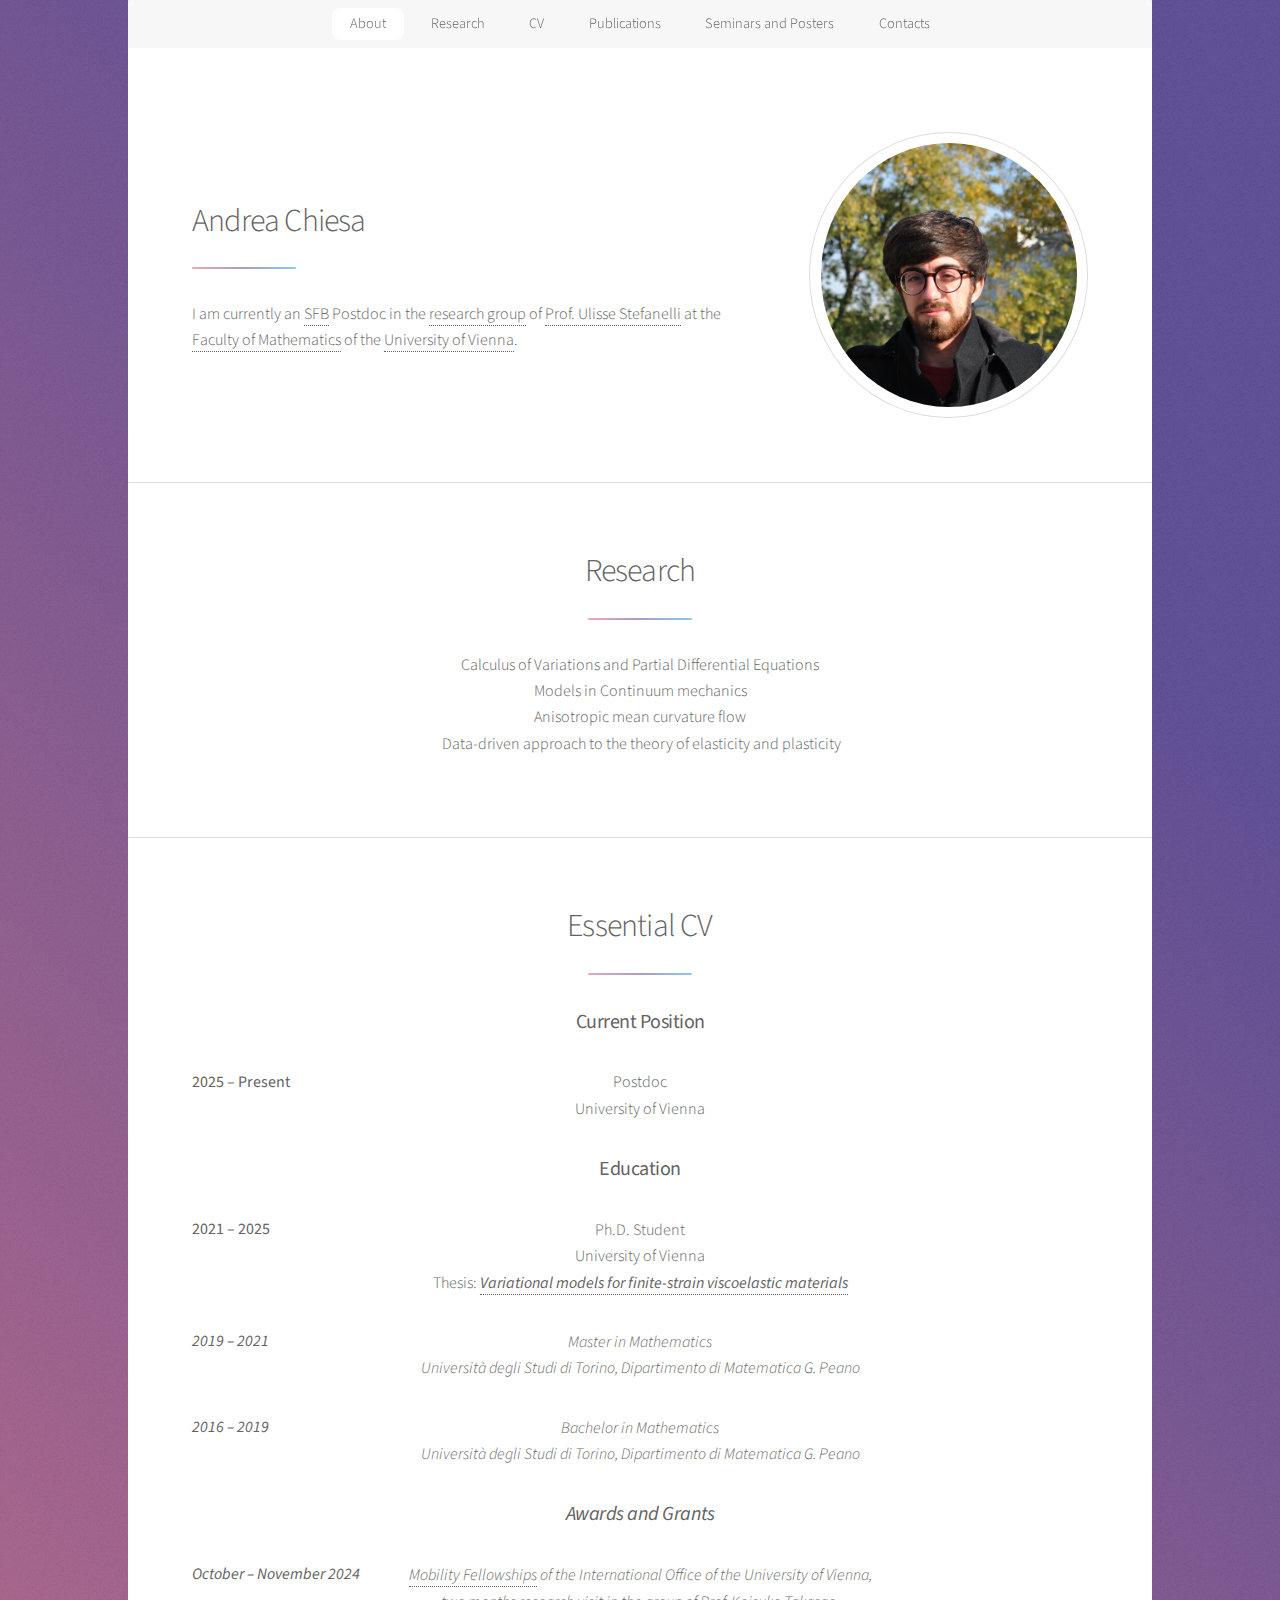
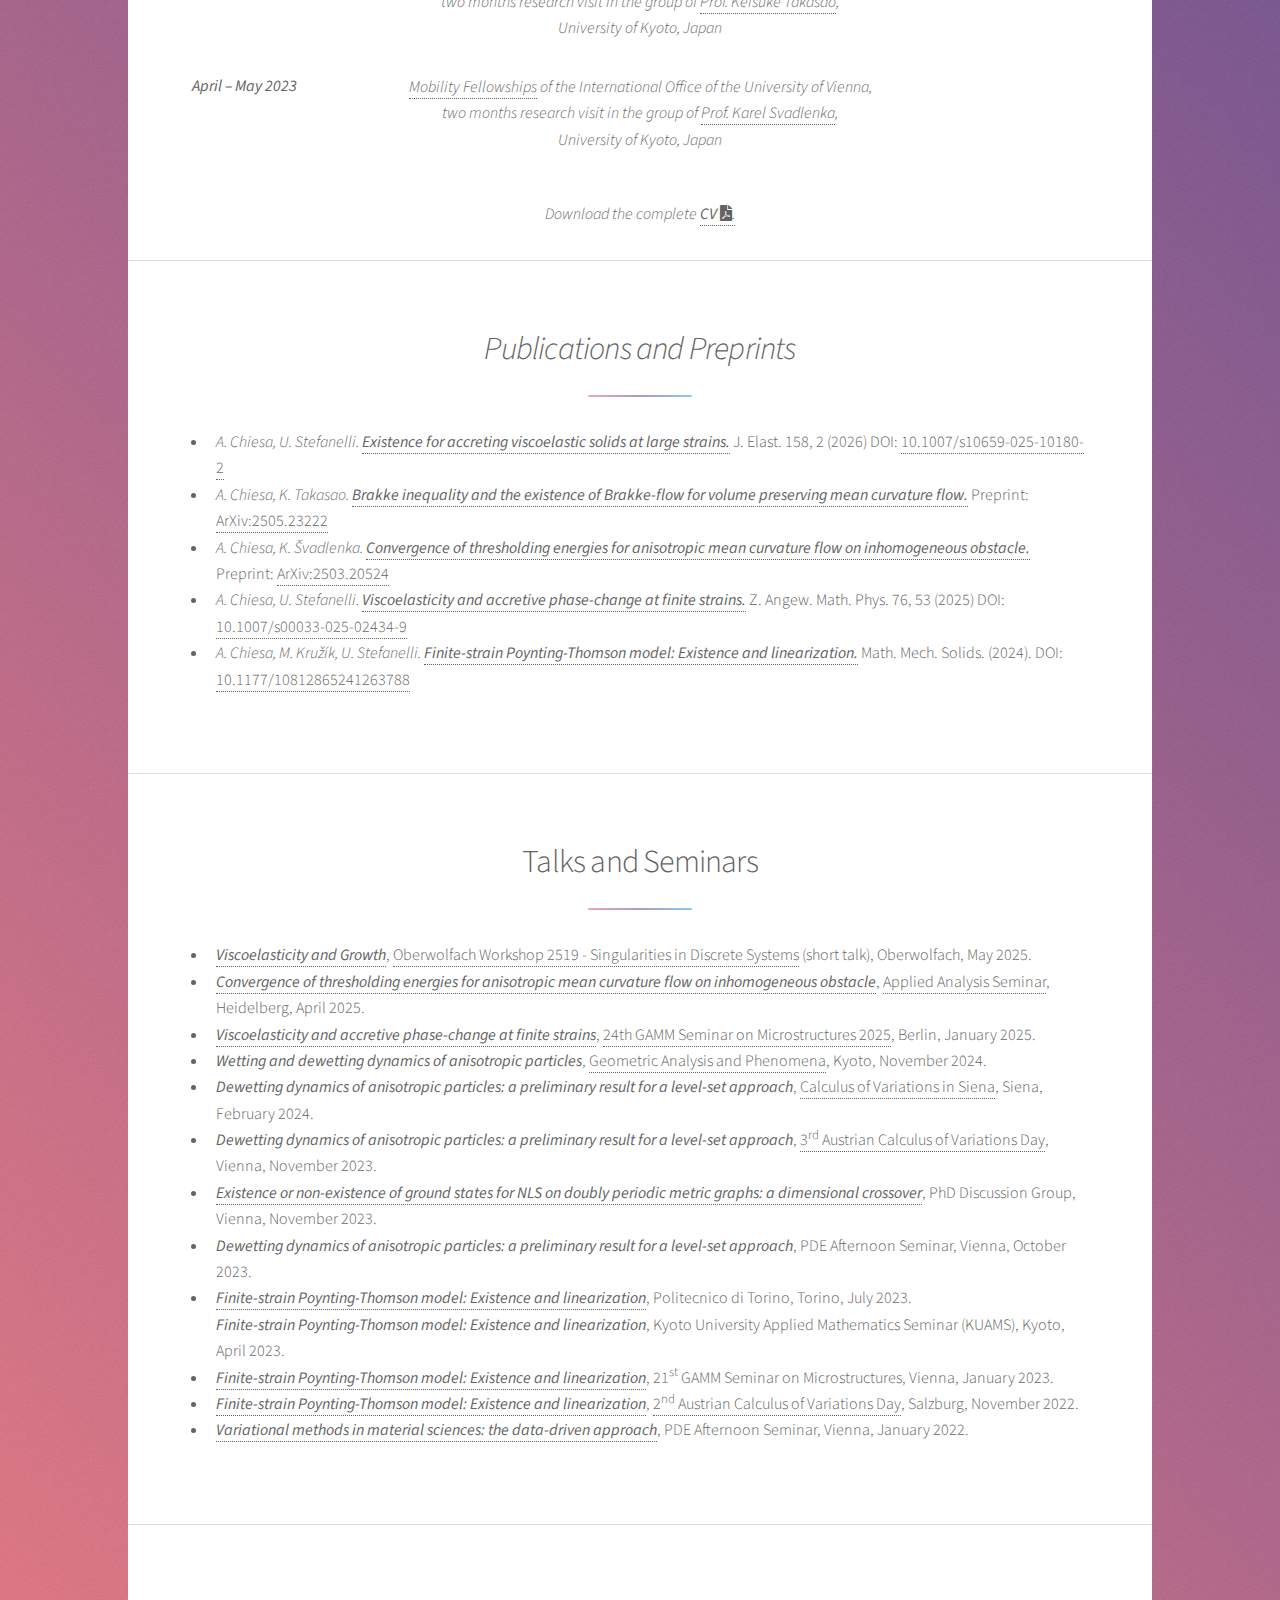
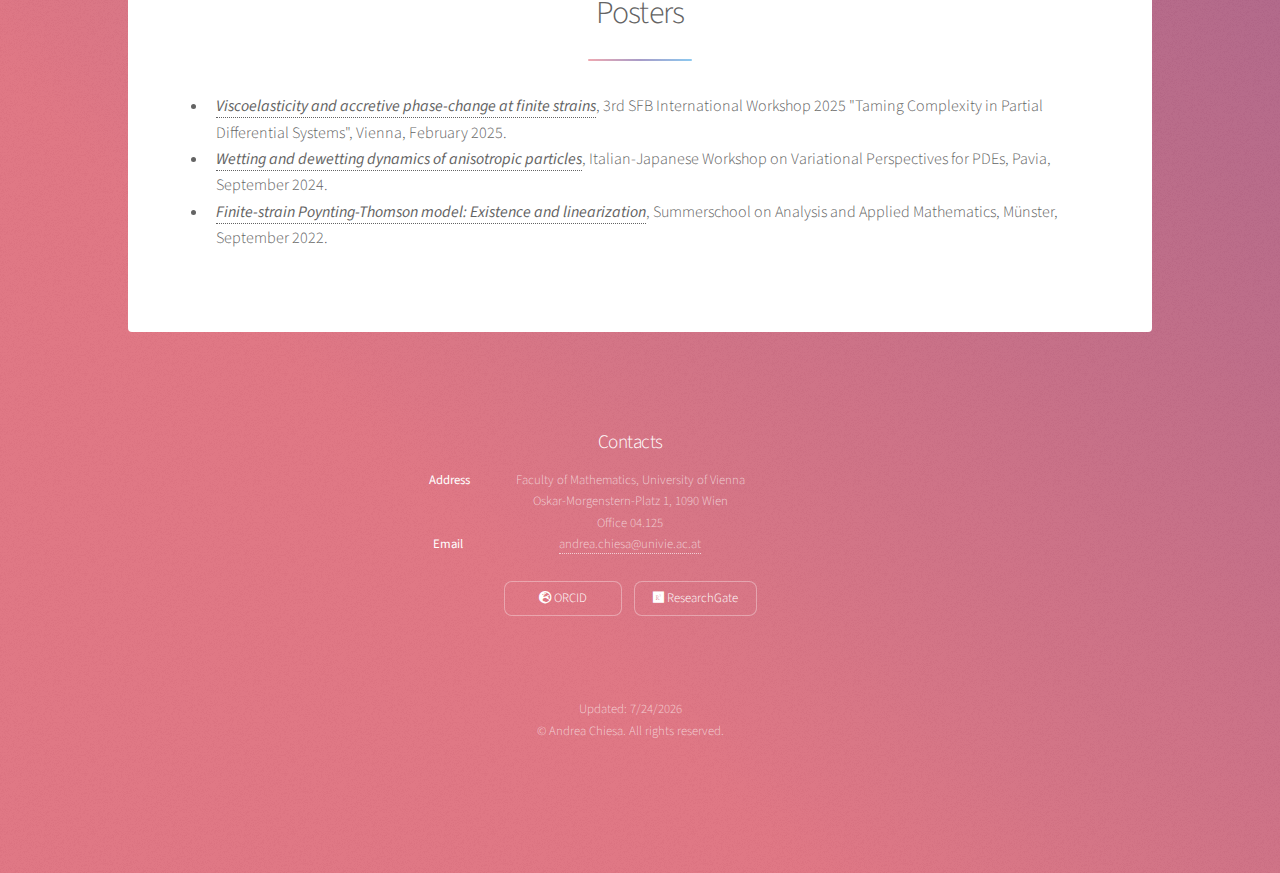
<file: index.html>
<!DOCTYPE HTML>
<!--
	Stellar by HTML5 UP
	html5up.net | @ajlkn
	Free for personal and commercial use under the CCA 3.0 license (html5up.net/license)
-->

<html>
	<head>
		<!-- Google tag (gtag.js) -->
<script async src="https://www.googletagmanager.com/gtag/js?id=G-EK0TCD1N80"></script>
<script>
  window.dataLayer = window.dataLayer || [];
  function gtag(){dataLayer.push(arguments);}
  gtag('js', new Date());

  gtag('config', 'G-EK0TCD1N80');
</script>
		<title>Andrea Chiesa, website</title>
		<meta charset="utf-8" />
		<meta name="viewport" content="width=device-width, initial-scale=1, user-scalable=no" />
		<link rel="stylesheet" href="assets/css/main.css" />
		<noscript><link rel="stylesheet" href="assets/css/noscript.css" /></noscript>
	</head>
	<body class="is-preload">

		<!-- Wrapper -->
			<div id="wrapper">



				<!-- Nav -->
					<nav id="nav">
						<ul>
							<li><a href="#intro" class="active">About</a></li>
							<li><a href="#first">Research</a></li>
						<!-- <li><a href="#worktrip">Work trips</a></li> -->
							<li><a href="#second">CV</a></li>
							<li><a href="#papers">Publications</a></li>
							<li><a href="#third">Seminars and Posters</a></li>
							<li><a href="#footer">Contacts</a></li>
						</ul>
					</nav>

				<!-- Main -->
					<div id="main">

						<!-- Introduction -->
							<section id="intro" class="main">
								<div class="spotlight">
									<div class="content">
										<header class="major">
											<h2>Andrea Chiesa</h2>
										</header>
										<p>I am currently an <a target = _blank rel = "noopener" href="https://www.univie.ac.at/sfb65/#!/"> SFB</a> Postdoc in the <a target = _blank rel = "noopener" href="https://www.univie.ac.at/appliedmath/"> research group</a> of <a target = _blank rel = "noopener" href="https://www.mat.univie.ac.at/~stefanelli/">Prof. Ulisse Stefanelli</a>
											at the <a target = _blank rel = "noopener" href="https://mathematik.univie.ac.at/en/">Faculty of Mathematics</a> of the <a target = _blank rel = "noopener" href="https://www.univie.ac.at/en/">University of Vienna</a>.
									 </p>
									</div>
									<span class="image"><img src="images/06.JPG" alt="" /></span>
								</div>
							</section>

						<!-- First Section -->
							<section id="first" class="main special" >
								<div class ="content">
									<header class="major">
										<h2>Research</h2>
									Calculus of Variations and Partial Differential Equations<br>
									Models in Continuum mechanics<br>
									Anisotropic mean curvature flow <br>
​										Data-driven approach to the theory of elasticity and plasticity
								
									</header>
									<p></p>
								</div>
								<footer class="major">

								</footer>
							</section>

						<!-- 
						<section id="worktrip" class="main special">
							<div class ="content">
								<header class="major">
									<h2>Upcoming work trips</h2>
									<dl class="alt">
										<dt><nobr>01/04/2023 &ndash; 31/05/2023 </nobr></dt>
										<dd> Kyoto University, Graduate School of Science, Department of Mathematics 
								</header>
								<p></p>
							</div>
							<footer class="major">

							</footer>
						</section>-->

					<!-- CV -->
							<section id="second" class="main special">
								<header class="major">
									<h2>Essential CV</h2>
									<!-- <h3> <b>Personal Information </b></h3>
									<dl class="alt">
										<dt>Nationality</dt>
										<dd>Italian </dd>
										<dt><nobr>Date of Birth</nobr></dt>
										<dd>24/10/1997 </dd>
									-->

									</dl>
									<h3> <b>Current Position </b></h3>
									<dl class="alt">
										<dt><nobr>2025 &ndash; Present</nobr></dt>
										<dd>Postdoc <br>
											University of Vienna
											</dl>

										<h3> <b>Education </b></h3>
										<dl class="alt">
										<dt><nobr>2021 &ndash; 2025</nobr></dt>
										<dd>Ph.D. Student <br>
											University of Vienna 
											<br>
										Thesis: <i> <a target = _blank rel = "noopener" href="files/thesis.pdf"> <b><i>Variational models for finite-strain viscoelastic materials
											</i></a></b></dd> 
										<dt><nobr>2019 &ndash; 2021</nobr></dt>
										<dd>Master in Mathematics <br>
											Università degli Studi di Torino, Dipartimento di Matematica G. Peano </dd>
										<dt><nobr>2016 &ndash; 2019</nobr></dt>
										<dd>Bachelor in Mathematics <br>
												Università degli Studi di Torino, Dipartimento di Matematica G. Peano </dd>
										<!-- <dt><nobr>2016 &ndash; 2021</nobr></dt>
										<dd>Scuola di Studi Superiori Ferdinando Rossi <br>
												Università degli Studi di Torino </dd> -->

									</dl>
									<h3> <b>Awards and Grants</b></h3>
										<dl class="alt">
										<dt><nobr> October &ndash; November 2024</nobr></dt>
										<dd> <a target = _blank rel = "noopener" href="https://international.univie.ac.at/faculty-staff-mobility/researchers/outgoing-mobility/mobility-fellowships/"> Mobility Fellowships</a> of the International Office of the University of Vienna, <br>
											two months research visit in the group of <a target = _blank rel = "noopener" href="https://www.math.kyoto-u.ac.jp/en/people/profile/k.takasao">  Prof. Keisuke Takasao</a>,  <br>
											University of Kyoto, Japan </dd>
										<dt><nobr> April &ndash; May 2023</nobr></dt>
										<dd><a target = _blank rel = "noopener" href="https://international.univie.ac.at/faculty-staff-mobility/researchers/outgoing-mobility/mobility-fellowships/"> Mobility Fellowships</a> of the International Office of the University of Vienna, <br>
										two months research visit in the group of <a target = _blank rel = "noopener" href="https://karel.fpark.tmu.ac.jp/index_e.html">  Prof. Karel Svadlenka</a>,  <br>
										University of Kyoto, Japan </dd>

									</dl>
								</header>

								Download the complete <a target = _blank rel = "noopener" href="files/CV.pdf"> <b>CV <i class="fas fa-file-pdf"></i></b>.</a>

								</footer>
							</section>

							<section id="papers" class="main special">
								<div class ="content">
									<header class="major">
										<h2>Publications and Preprints</h2>
										<section class="main special" style="text-align: left;">
											<ul>
										<li><i> A. Chiesa, U. Stefanelli. <a target = _blank rel = "noopener" href="https://arxiv.org/abs/2508.19923"> <b>
											Existence for accreting viscoelastic solids at large strains.</b></i></a>
										</i> J. Elast. 158, 2 (2026) 
										DOI: <a target = _blank rel = "noopener" href="https://link.springer.com/article/10.1007/s10659-025-10180-2"> 10.1007/s10659-025-10180-2 </a>
										<li><i> A. Chiesa, K. Takasao. <a target = _blank rel = "noopener" href="http://arxiv.org/abs/2505.23222"> <b>
											Brakke inequality and the existence of Brakke-flow for volume preserving mean curvature flow.</b></i></a>
										</i> Preprint: <a target = _blank rel = "noopener" href="http://arxiv.org/abs/2505.23222"> ArXiv:2505.23222 </a></li>
										<li><i> A. Chiesa, K. Švadlenka. <a target = _blank rel = "noopener" href="https://arxiv.org/abs/2503.20524"> <b>
											Convergence of thresholding energies for anisotropic mean curvature flow on inhomogeneous obstacle.</b></i></a>
										</i> Preprint: <a target = _blank rel = "noopener" href="https://arxiv.org/abs/2503.20524"> ArXiv:2503.20524 </a></li>
									<li><i> A. Chiesa, U. Stefanelli. <a target = _blank rel = "noopener" href="https://arxiv.org/abs/2410.16652"> <b>
											Viscoelasticity and accretive phase-change at finite strains.</b></i></a>
										</i> Z. Angew. Math. Phys. 76, 53 (2025)
										 DOI: <a target = _blank rel = "noopener" href="https://link.springer.com/article/10.1007/s00033-025-02434-9"> 10.1007/s00033-025-02434-9 </a></li>
									<li><i> A. Chiesa, M. Kružík, U. Stefanelli. <a target = _blank rel = "noopener" href="https://arxiv.org/abs/2303.10933"> <b>
										Finite-strain Poynting-Thomson model: Existence and linearization.</i></b></a>
									</i> Math. Mech. Solids. (2024).  DOI: <a target = _blank rel = "noopener" href="https://journals.sagepub.com/doi/full/10.1177/10812865241263788"> 10.1177/10812865241263788 </a></li>
								</ul>
									</header>
									<p></p>
									
								</div>
								<footer class="major">

								</footer>
								</section>
							</section>
							

							<section id="third" class="main special">
								<div class ="content">
									<header class="major">
										<h2>Talks and Seminars</h2>
										<section class="main special" style="text-align: left;">
											<ul>
										<li><i> <a target = _blank rel = "noopener" href="files/Oberwolfach.pdf"> <b><i>
											Viscoelasticity and Growth</i></b></a></b></i>, <a target = _blank rel = "noopener" href="https://www.mfo.de/occasion/2519/www_view"> Oberwolfach Workshop 2519 - Singularities in Discrete Systems</a> (short talk), 
										<!-- (Contibuted Talk)--> Oberwolfach, May 2025.</li>
										<li><i> <a target = _blank rel = "noopener" href="files/Heidelberg.pdf"> <b><i>
											Convergence of thresholding energies for anisotropic mean curvature flow on inhomogeneous obstacle</i></b></a></b></i>, <a target = _blank rel = "noopener" href="https://biostruct.iwr.uni-heidelberg.de/applied/"> Applied Analysis Seminar</a>, 
										<!-- (Contibuted Talk)--> Heidelberg, April 2025.</li>
										<li><i> <a target = _blank rel = "noopener" href="files/BerlinGAMM.pdf"> <b><i>
											Viscoelasticity and accretive phase-change at finite strains</i></b></a></b></i>, <a target = _blank rel = "noopener" href="https://www.mathematik.hu-berlin.de/de/forschung/forschungsgebiete/angewandte-analysis/b-zwicknagl/24th-gamm-seminar-on-microstructures-2025"> 24th GAMM Seminar on Microstructures 2025</a>, 
										<!-- (Contibuted Talk)--> Berlin, January 2025.</li>
										<!-- <i> <a target = _blank rel = "noopener" href="files/BerlinGAMM.pdf"> -->
										<li><b><i>
											Wetting and dewetting dynamics of anisotropic particles<!--</i></b></a>--></b></i>, <a target = _blank rel = "noopener" href="https://sites.google.com/view/geometric-analysis-phenomena/home?authuser=0"> Geometric Analysis and Phenomena</a>, <!-- (Invited Talk)--> Kyoto, November 2024.</li>
									<!--<i> <a target = _blank rel = "noopener" href="files/Kyoto2023.pdf">--> <li><b><i>
										Dewetting dynamics of anisotropic particles: a preliminary result for a level-set approach<!--</i></b></a>--></b></i>, <a target = _blank rel = "noopener" href="https://www.congressi.unisi.it/sienacalculus/"> Calculus of Variations in Siena</a>, <!-- (Contibuted Talk)--> Siena, February 2024.</li>	
									<!--<i> <a target = _blank rel = "noopener" href="files/Kyoto2023.pdf">--> <li><b><i>
									Dewetting dynamics of anisotropic particles: a preliminary result for a level-set approach<!--</i></b></a>--></b></i>, <a target = _blank rel = "noopener" href="https://appliedmath.univie.ac.at/public/ACVD/events/3/">3<sup>rd</sup> Austrian Calculus of Variations Day</a>, Vienna, November 2023.</li>
									<li><b><i><a target = _blank rel = "noopener" href="files/Ground States for NLS, notes.pdf">
									Existence or non-existence of ground states for NLS on doubly periodic metric graphs: a dimensional crossover</b></a></i>, PhD Discussion Group, Vienna, November 2023.</li>
									<!--<i> <a target = _blank rel = "noopener" href="files/Kyoto2023.pdf">--> <li><b><i>
										Dewetting dynamics of anisotropic particles: a preliminary result for a level-set approach<!--</i></b></a>--></b></i>, PDE Afternoon Seminar, Vienna, October 2023.</li>
									<li><i> <a target = _blank rel = "noopener" href="files/Torino2023.pdf"> <b>
										Finite-strain Poynting-Thomson model: Existence and linearization</i></b></a></i>, Politecnico di Torino, Torino, July 2023.<br>
									<!--<i> <a target = _blank rel = "noopener" href="files/Kyoto2023.pdf">--> <b><i>
											Finite-strain Poynting-Thomson model: Existence and linearization<!--</i></b></a>--></b></i>, Kyoto University Applied Mathematics Seminar (KUAMS), Kyoto, April 2023.</li>
									<li><i> <a target = _blank rel = "noopener" href="files/GAMM2023.pdf"> <b>
										Finite-strain Poynting-Thomson model: Existence and linearization</i></b></a></i>, 21<sup>st</sup> GAMM Seminar on Microstructures, Vienna, January 2023.</li>
									<li><i> <a target = _blank rel = "noopener" href="files/Salzburg2022.pdf"> <b>
										Finite-strain Poynting-Thomson model: Existence and linearization</i></b></a></i>, <a target = _blank rel = "noopener" href="https://appliedmath.univie.ac.at/public/second_austrian_calculus_of_variations_day/">2<sup>nd</sup> Austrian Calculus of Variations Day</a>, Salzburg, November 2022.</li>
									<li><i> <a target = _blank rel = "noopener" href="files/PDEAfternoonDataDriven.pdf"> <b>
										Variational methods in material sciences: the data-driven approach</i></b></a></i>, PDE Afternoon Seminar, Vienna, January 2022.</li>
										</ul>
									</header>
									<p></p>
								</div>
								<footer class="major">

								</footer>
							</section>
							</section>

							<section id="fourth" class="main special">
								<div class ="content">
									<header class="major">
										<h2>Posters</h2>
										<section class="main special" style="text-align: left;">
											<ul>
										<li><i> <a target = _blank rel = "noopener" href="files/PosterSFB.pdf"> <b>
											Viscoelasticity and accretive phase-change at finite strains</i></b></a></i>, 3rd SFB International Workshop 2025 "Taming Complexity in Partial Differential Systems", Vienna, February 2025.</li>

										<li><i> <a target = _blank rel = "noopener" href="files/PosterPavia.pdf"> <b>
											Wetting and dewetting dynamics of anisotropic particles</i></b></a></i>, Italian-Japanese Workshop on Variational Perspectives for PDEs, Pavia, September 2024.</li>
										
									<li><i> <a target = _blank rel = "noopener" href="files/PosterMuenster.pdf"> <b>
										Finite-strain Poynting-Thomson model: Existence and linearization</i></b></a></i>, Summerschool on Analysis and Applied Mathematics, Münster, September 2022.</li>

									</ul>
									</header>
									<p></p>
								</div>
								<footer class="major">

								</footer>
							</section>
							</section>

						<!-- Contacts -->
								<!--<section id="cta" class="main special">
								<header class="major">
									<h2>Contacts</h2>
								</header>
								<dl class="alt">
									<dt>Address</dt>
									<dd>Faculty of Mathematics, University of Vienna, Oskar-Morgenstern-Platz 1, 1090 Wien - Office 04.125 </dd>
									<dt>Phone</dt>
									<dd>(000) 000-0000 x 0000</dd>
									<dt>Email</dt>
									<dd><a href="#">information@untitled.tld</a></dd>
								</dl>
								<ul class="icons">
									<li><a href="#" class="icon brands fa-twitter alt"><span class="label">Twitter</span></a></li>
									<li><a href="#" class="icon brands fa-facebook-f alt"><span class="label">Facebook</span></a></li>
									<li><a href="#" class="icon brands fa-instagram alt"><span class="label">Instagram</span></a></li>
									<li><a href="#" class="icon brands fa-github alt"><span class="label">GitHub</span></a></li>
									<li><a href="#" class="icon brands fa-dribbble alt"><span class="label">Dribbble</span></a></li>
								</ul>
								<footer class="major">

								</footer>
							</section>
						-->
					</div>

			<!-- Footer -->

					<footer id="footer">
						<!--<section>
							<h2>Aliquam sed mauris</h2>
							<p>Sed lorem ipsum dolor sit amet et nullam consequat feugiat consequat magna adipiscing tempus etiam dolore veroeros. eget dapibus mauris. Cras aliquet, nisl ut viverra sollicitudin, ligula erat egestas velit, vitae tincidunt odio.</p>
							<ul class="actions">
								<li><a href="generic.html" class="button">Learn More</a></li>
							</ul>
						</section>-->
						<ul class="copyright">
							<h2>Contacts</h2>
							<dl class="altr">
								<dt>Address</dt>
								<dd>Faculty of Mathematics, University of Vienna <br>Oskar-Morgenstern-Platz 1, 1090 Wien <br> Office 04.125 </dd>
								<!--<dt>Phone</dt>
								<dd> </dd>-->
								<dt>Email</dt>
								<a href="mailto:andrea.chiesa@univie.ac.at">andrea.chiesa@univie.ac.at</a>
							</dl>
							<ul class="icons">
								<li><a target = _blank rel = "noopener" href="https://orcid.org/0000-0002-9820-2123" class="button"><i class="fas fa-globe-europe"></i>&nbsp;ORCID</a></li>
								<li><a target = _blank rel = "noopener" href="https://www.researchgate.net/profile/Andrea-Chiesa" class="button"><i class="fab fa-researchgate"></i>&nbsp;ResearchGate</a></li>
								<!--<li><a target = _blank rel = "noopener" href="https://mathscinet.ams.org/mathscinet/MRAuthorID/" class="button"><i class="fas fa-globe-asia"></i>&nbsp;MathSciNet</a></li>-->
								<!--<li><a target = _blank rel = "noopener" href="https://arxiv.org/search/?searchtype=author&query=Molchanova%2C+A" class="button"><i class="fas fa-globe-europe"></i>&nbsp;arXiv</a></li>-->
								<!--<li><a target = _blank rel = "noopener" href="https://scholar.google.com/citations?hl=en&user=F1wzXUQAAAAJ" class="button"><i class="fab fa-google"></i>&nbsp;Scholar</a></li>-->
								</ul>
						</ul class="copyright">
						<ul class="copyright">
						<p> Updated: <script> document.write(new Date().toLocaleDateString()); </script> <br>
							&copy; Andrea Chiesa. All rights reserved.
							<!-- Design: <a href="https://html5up.net">HTML5 UP</a>.-->
						 </p>
					</ul>
					</footer>

			</div>

		<!-- Scripts -->
			<script src="assets/js/jquery.min.js"></script>
			<script src="assets/js/jquery.scrollex.min.js"></script>
			<script src="assets/js/jquery.scrolly.min.js"></script>
			<script src="assets/js/browser.min.js"></script>
			<script src="assets/js/breakpoints.min.js"></script>
			<script src="assets/js/util.js"></script>
			<script src="assets/js/main.js"></script>

	</body>
</html>
</file>
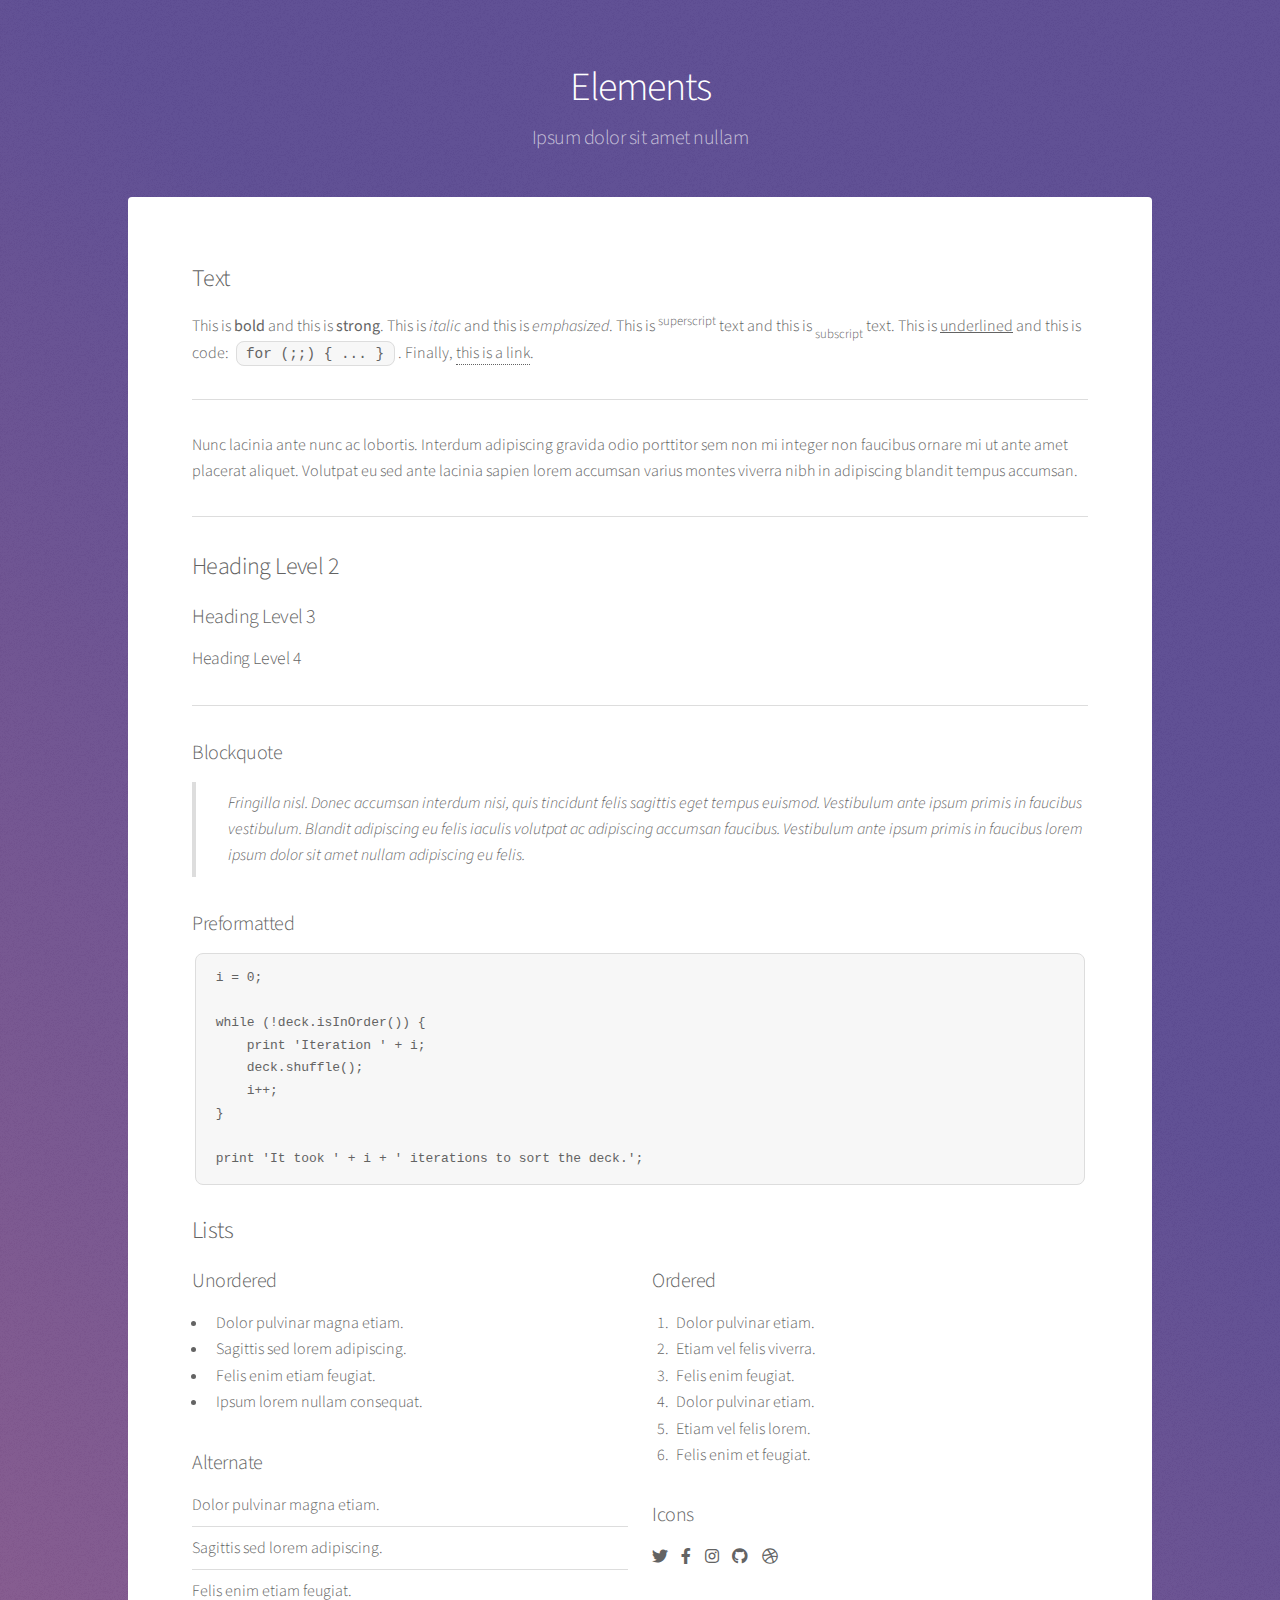
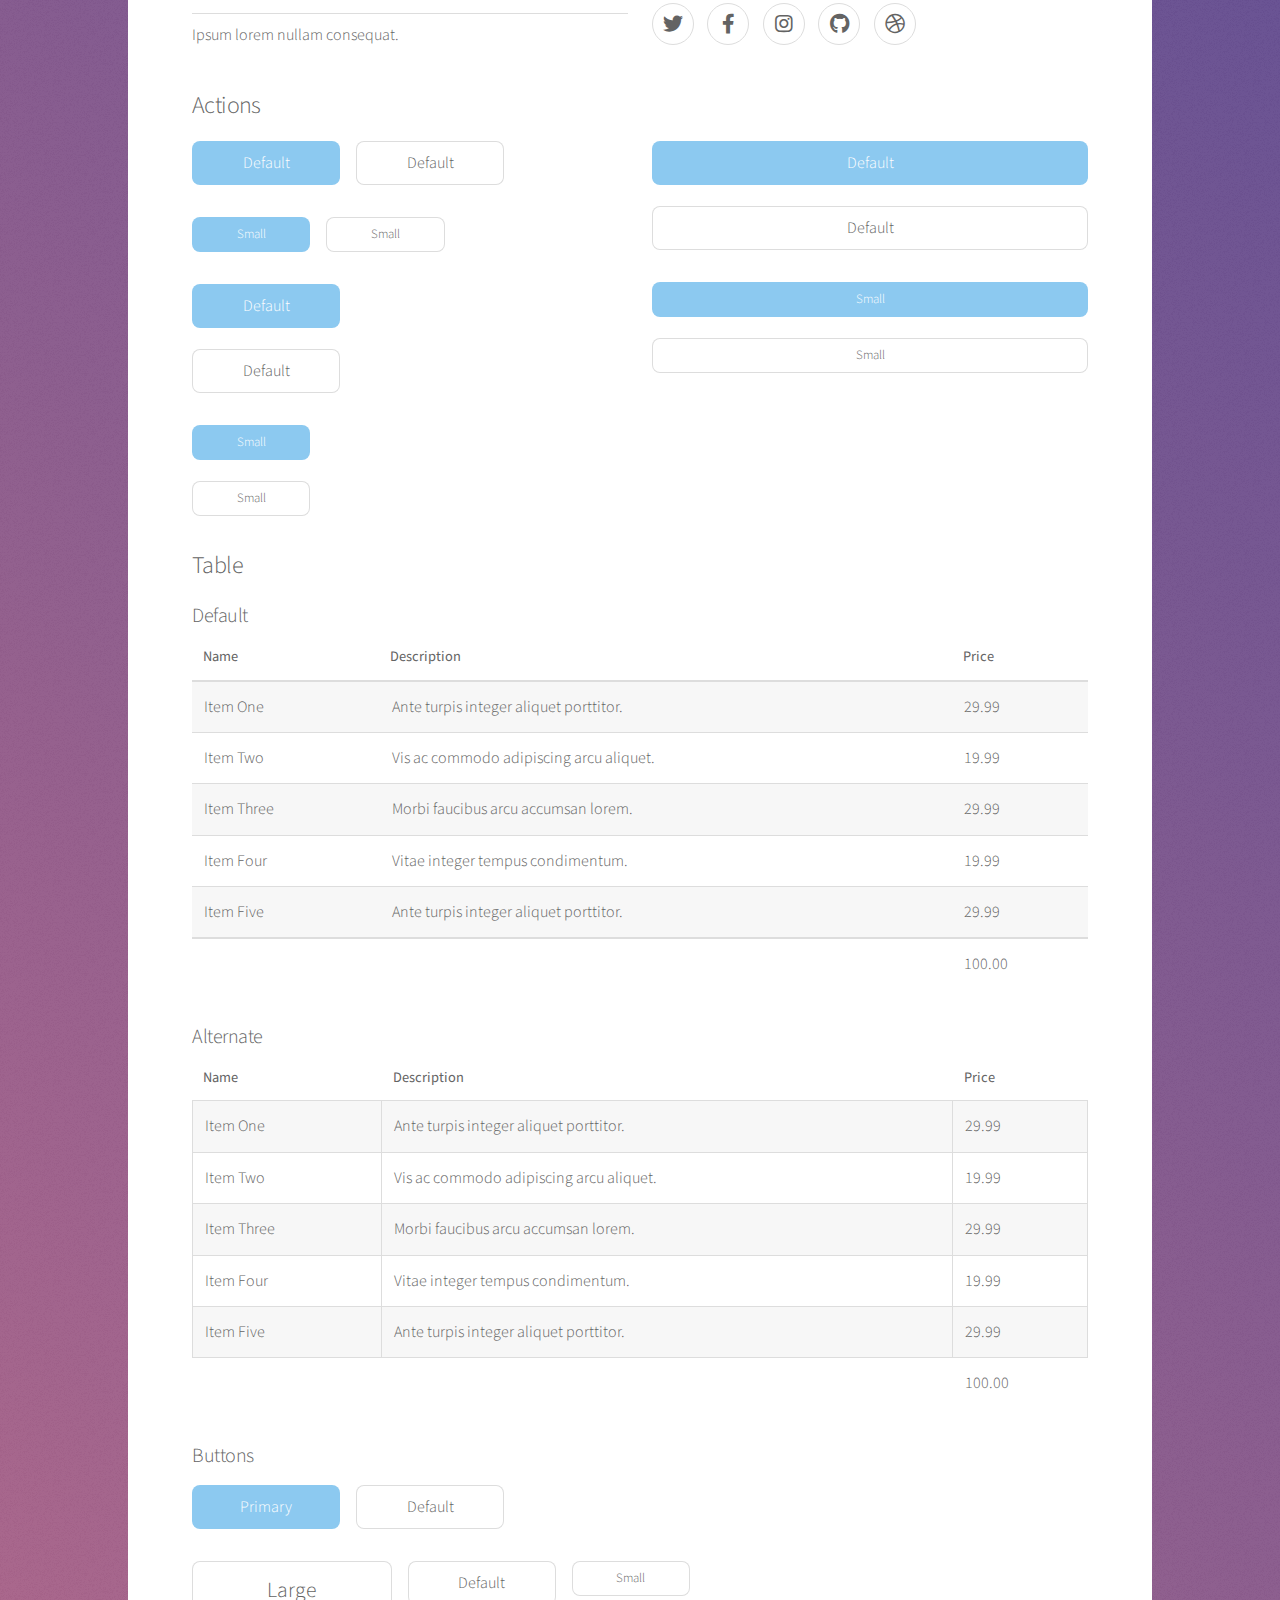
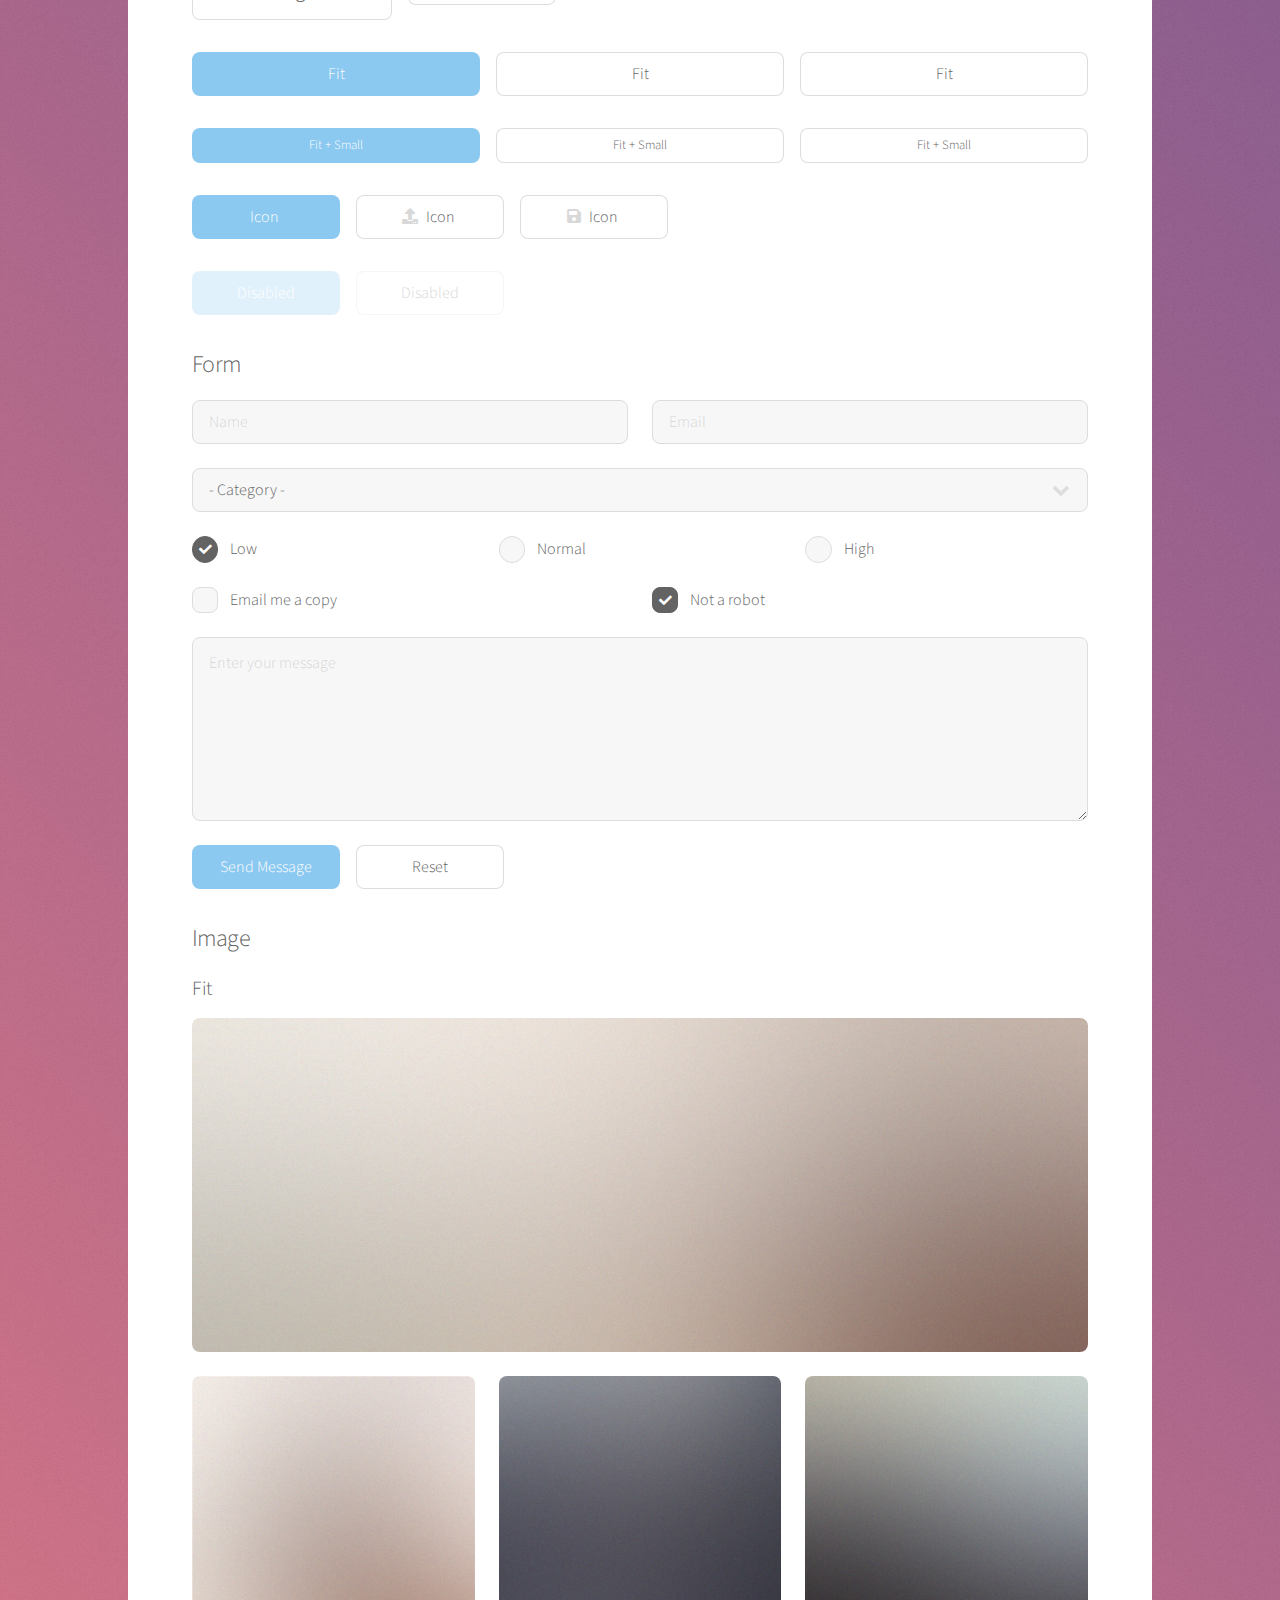
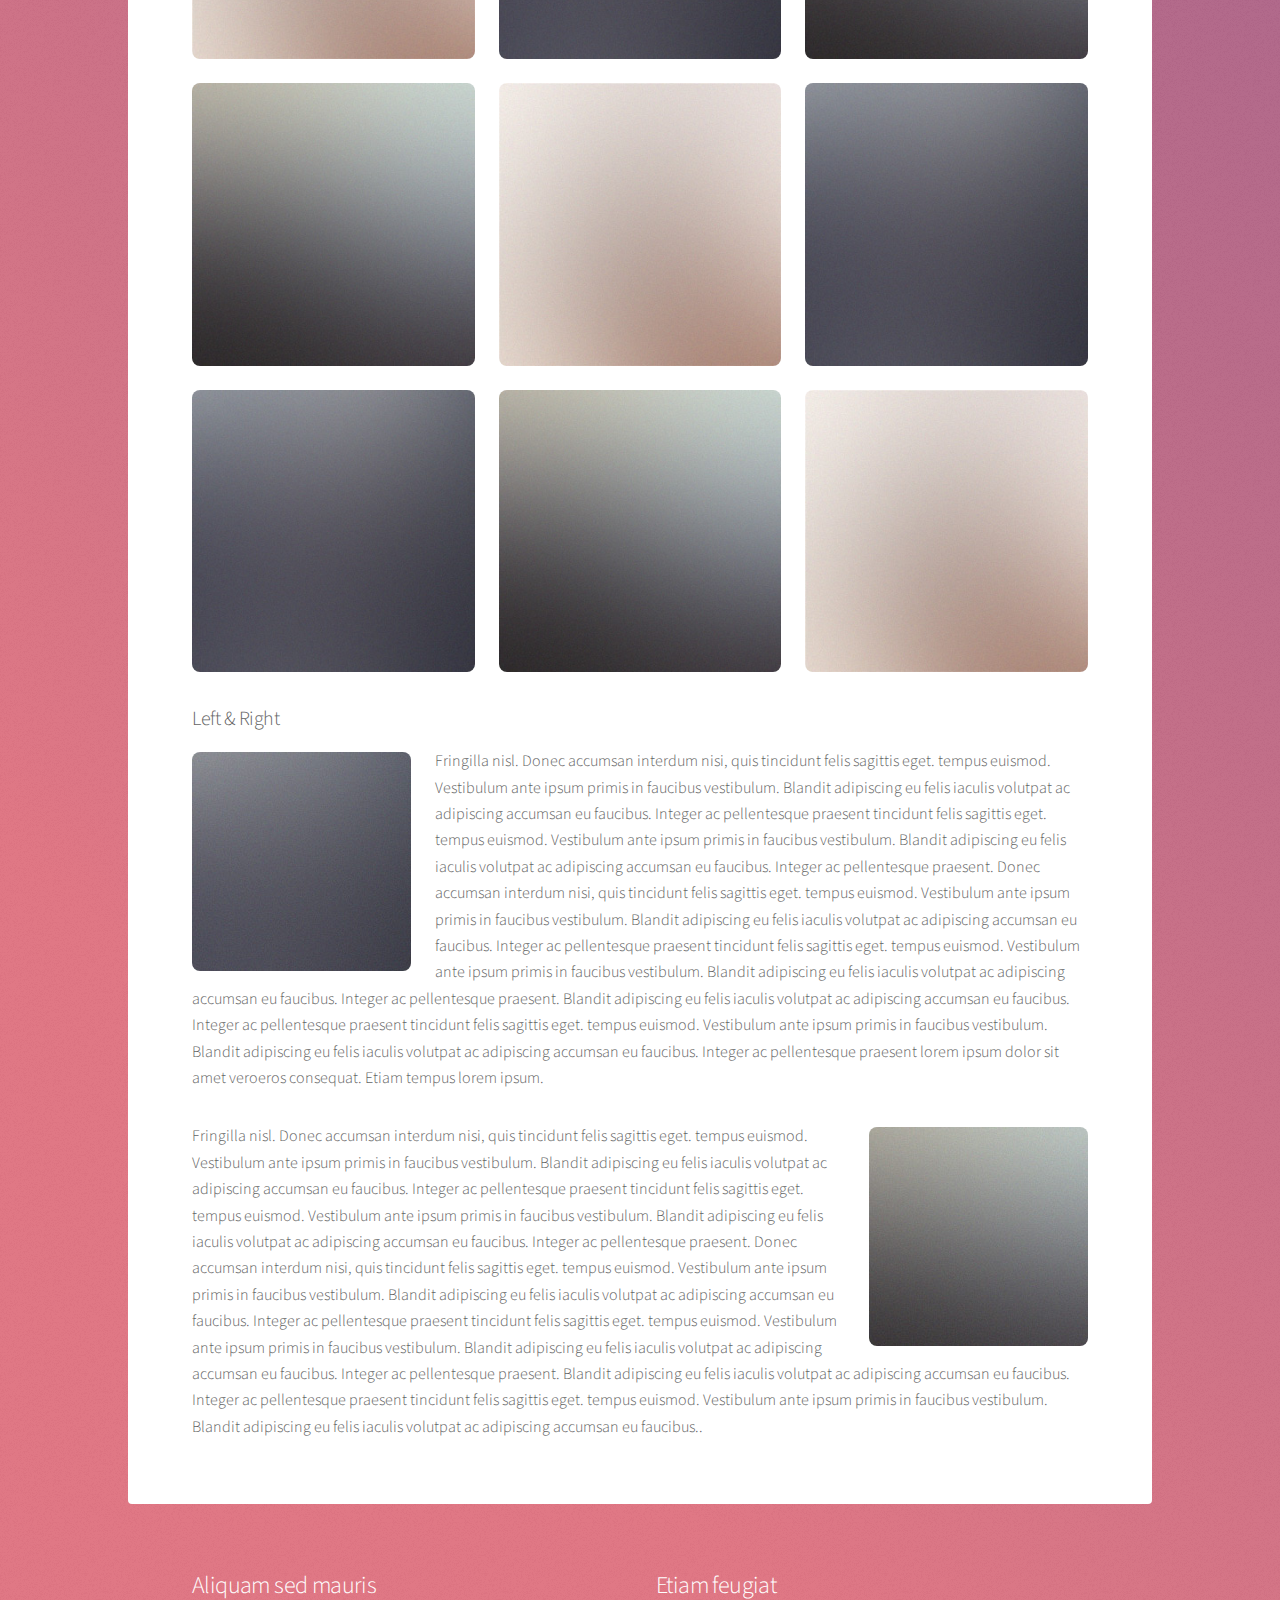
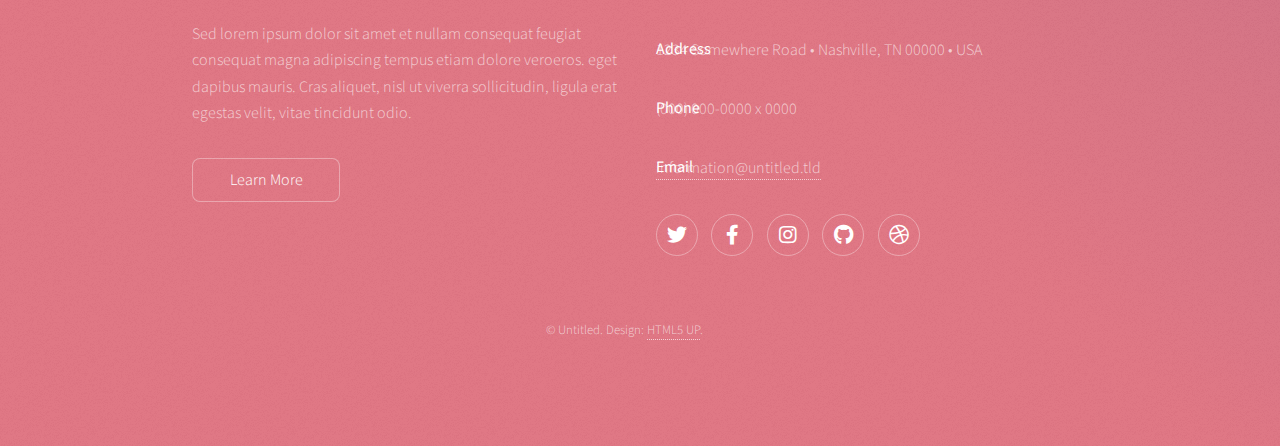
<file: elements.html>
<!DOCTYPE HTML>
<!--
	Stellar by HTML5 UP
	html5up.net | @ajlkn
	Free for personal and commercial use under the CCA 3.0 license (html5up.net/license)
-->
<html>
	<head>
		<title>Elements - Stellar by HTML5 UP</title>
		<meta charset="utf-8" />
		<meta name="viewport" content="width=device-width, initial-scale=1, user-scalable=no" />
		<link rel="stylesheet" href="assets/css/main.css" />
		<noscript><link rel="stylesheet" href="assets/css/noscript.css" /></noscript>
	</head>
	<body class="is-preload">

		<!-- Wrapper -->
			<div id="wrapper">

				<!-- Header -->
					<header id="header">
						<h1>Elements</h1>
						<p>Ipsum dolor sit amet nullam</p>
					</header>

				<!-- Main -->
					<div id="main">

						<!-- Content -->
							<section id="content" class="main">

								<!-- Text -->
									<section>
										<h2>Text</h2>
										<p>This is <b>bold</b> and this is <strong>strong</strong>. This is <i>italic</i> and this is <em>emphasized</em>.
										This is <sup>superscript</sup> text and this is <sub>subscript</sub> text.
										This is <u>underlined</u> and this is code: <code>for (;;) { ... }</code>. Finally, <a href="#">this is a link</a>.</p>
										<hr />
										<p>Nunc lacinia ante nunc ac lobortis. Interdum adipiscing gravida odio porttitor sem non mi integer non faucibus ornare mi ut ante amet placerat aliquet. Volutpat eu sed ante lacinia sapien lorem accumsan varius montes viverra nibh in adipiscing blandit tempus accumsan.</p>
										<hr />
										<h2>Heading Level 2</h2>
										<h3>Heading Level 3</h3>
										<h4>Heading Level 4</h4>
										<hr />
										<h3>Blockquote</h3>
										<blockquote>Fringilla nisl. Donec accumsan interdum nisi, quis tincidunt felis sagittis eget tempus euismod. Vestibulum ante ipsum primis in faucibus vestibulum. Blandit adipiscing eu felis iaculis volutpat ac adipiscing accumsan faucibus. Vestibulum ante ipsum primis in faucibus lorem ipsum dolor sit amet nullam adipiscing eu felis.</blockquote>
										<h3>Preformatted</h3>
										<pre><code>i = 0;

while (!deck.isInOrder()) {
    print 'Iteration ' + i;
    deck.shuffle();
    i++;
}

print 'It took ' + i + ' iterations to sort the deck.';</code></pre>
									</section>

								<!-- Lists -->
									<section>
										<h2>Lists</h2>
										<div class="row">
											<div class="col-6 col-12-medium">
												<h3>Unordered</h3>
												<ul>
													<li>Dolor pulvinar magna etiam.</li>
													<li>Sagittis sed lorem adipiscing.</li>
													<li>Felis enim etiam feugiat.</li>
													<li>Ipsum lorem nullam consequat.</li>
												</ul>
												<h3>Alternate</h3>
												<ul class="alt">
													<li>Dolor pulvinar magna etiam.</li>
													<li>Sagittis sed lorem adipiscing.</li>
													<li>Felis enim etiam feugiat.</li>
													<li>Ipsum lorem nullam consequat.</li>
												</ul>
											</div>
											<div class="col-6 col-12-medium">
												<h3>Ordered</h3>
												<ol>
													<li>Dolor pulvinar etiam.</li>
													<li>Etiam vel felis viverra.</li>
													<li>Felis enim feugiat.</li>
													<li>Dolor pulvinar etiam.</li>
													<li>Etiam vel felis lorem.</li>
													<li>Felis enim et feugiat.</li>
												</ol>
												<h3>Icons</h3>
												<ul class="icons">
													<li><a href="#" class="icon brands fa-twitter"><span class="label">Twitter</span></a></li>
													<li><a href="#" class="icon brands fa-facebook-f"><span class="label">Facebook</span></a></li>
													<li><a href="#" class="icon brands fa-instagram"><span class="label">Instagram</span></a></li>
													<li><a href="#" class="icon brands fa-github"><span class="label">GitHub</span></a></li>
													<li><a href="#" class="icon brands fa-dribbble"><span class="label">Dribbble</span></a></li>
												</ul>
												<ul class="icons">
													<li><a href="#" class="icon brands alt fa-twitter"><span class="label">Twitter</span></a></li>
													<li><a href="#" class="icon brands alt fa-facebook-f"><span class="label">Facebook</span></a></li>
													<li><a href="#" class="icon brands alt fa-instagram"><span class="label">Instagram</span></a></li>
													<li><a href="#" class="icon brands alt fa-github"><span class="label">GitHub</span></a></li>
													<li><a href="#" class="icon brands alt fa-dribbble"><span class="label">Dribbble</span></a></li>
												</ul>
											</div>
										</div>
										<h2>Actions</h2>
										<div class="row">
											<div class="col-6 col-12-medium">
												<ul class="actions">
													<li><a href="#" class="button primary">Default</a></li>
													<li><a href="#" class="button">Default</a></li>
												</ul>
												<ul class="actions small">
													<li><a href="#" class="button primary small">Small</a></li>
													<li><a href="#" class="button small">Small</a></li>
												</ul>
												<ul class="actions stacked">
													<li><a href="#" class="button primary">Default</a></li>
													<li><a href="#" class="button">Default</a></li>
												</ul>
												<ul class="actions stacked">
													<li><a href="#" class="button primary small">Small</a></li>
													<li><a href="#" class="button small">Small</a></li>
												</ul>
											</div>
											<div class="col-6 col-12-medium">
												<ul class="actions stacked">
													<li><a href="#" class="button primary fit">Default</a></li>
													<li><a href="#" class="button fit">Default</a></li>
												</ul>
												<ul class="actions stacked">
													<li><a href="#" class="button primary small fit">Small</a></li>
													<li><a href="#" class="button small fit">Small</a></li>
												</ul>
											</div>
										</div>
									</section>

								<!-- Table -->
									<section>
										<h2>Table</h2>
										<h3>Default</h3>
										<div class="table-wrapper">
											<table>
												<thead>
													<tr>
														<th>Name</th>
														<th>Description</th>
														<th>Price</th>
													</tr>
												</thead>
												<tbody>
													<tr>
														<td>Item One</td>
														<td>Ante turpis integer aliquet porttitor.</td>
														<td>29.99</td>
													</tr>
													<tr>
														<td>Item Two</td>
														<td>Vis ac commodo adipiscing arcu aliquet.</td>
														<td>19.99</td>
													</tr>
													<tr>
														<td>Item Three</td>
														<td> Morbi faucibus arcu accumsan lorem.</td>
														<td>29.99</td>
													</tr>
													<tr>
														<td>Item Four</td>
														<td>Vitae integer tempus condimentum.</td>
														<td>19.99</td>
													</tr>
													<tr>
														<td>Item Five</td>
														<td>Ante turpis integer aliquet porttitor.</td>
														<td>29.99</td>
													</tr>
												</tbody>
												<tfoot>
													<tr>
														<td colspan="2"></td>
														<td>100.00</td>
													</tr>
												</tfoot>
											</table>
										</div>

										<h3>Alternate</h3>
										<div class="table-wrapper">
											<table class="alt">
												<thead>
													<tr>
														<th>Name</th>
														<th>Description</th>
														<th>Price</th>
													</tr>
												</thead>
												<tbody>
													<tr>
														<td>Item One</td>
														<td>Ante turpis integer aliquet porttitor.</td>
														<td>29.99</td>
													</tr>
													<tr>
														<td>Item Two</td>
														<td>Vis ac commodo adipiscing arcu aliquet.</td>
														<td>19.99</td>
													</tr>
													<tr>
														<td>Item Three</td>
														<td> Morbi faucibus arcu accumsan lorem.</td>
														<td>29.99</td>
													</tr>
													<tr>
														<td>Item Four</td>
														<td>Vitae integer tempus condimentum.</td>
														<td>19.99</td>
													</tr>
													<tr>
														<td>Item Five</td>
														<td>Ante turpis integer aliquet porttitor.</td>
														<td>29.99</td>
													</tr>
												</tbody>
												<tfoot>
													<tr>
														<td colspan="2"></td>
														<td>100.00</td>
													</tr>
												</tfoot>
											</table>
										</div>
									</section>

								<!-- Buttons -->
									<section>
										<h3>Buttons</h3>
										<ul class="actions">
											<li><a href="#" class="button primary">Primary</a></li>
											<li><a href="#" class="button">Default</a></li>
										</ul>
										<ul class="actions">
											<li><a href="#" class="button large">Large</a></li>
											<li><a href="#" class="button">Default</a></li>
											<li><a href="#" class="button small">Small</a></li>
										</ul>
										<ul class="actions fit">
											<li><a href="#" class="button primary fit">Fit</a></li>
											<li><a href="#" class="button fit">Fit</a></li>
											<li><a href="#" class="button fit">Fit</a></li>
										</ul>
										<ul class="actions fit small">
											<li><a href="#" class="button primary fit small">Fit + Small</a></li>
											<li><a href="#" class="button fit small">Fit + Small</a></li>
											<li><a href="#" class="button fit small">Fit + Small</a></li>
										</ul>
										<ul class="actions">
											<li><a href="#" class="button primary icon solidfa-download">Icon</a></li>
											<li><a href="#" class="button icon solid fa-upload">Icon</a></li>
											<li><a href="#" class="button icon solid fa-save">Icon</a></li>
										</ul>
										<ul class="actions">
											<li><span class="button primary disabled">Disabled</span></li>
											<li><span class="button disabled">Disabled</span></li>
										</ul>
									</section>

								<!-- Form -->
									<section>
										<h2>Form</h2>
										<form method="post" action="#">
											<div class="row gtr-uniform">
												<div class="col-6 col-12-xsmall">
													<input type="text" name="demo-name" id="demo-name" value="" placeholder="Name" />
												</div>
												<div class="col-6 col-12-xsmall">
													<input type="email" name="demo-email" id="demo-email" value="" placeholder="Email" />
												</div>
												<div class="col-12">
													<select name="demo-category" id="demo-category">
														<option value="">- Category -</option>
														<option value="1">Manufacturing</option>
														<option value="1">Shipping</option>
														<option value="1">Administration</option>
														<option value="1">Human Resources</option>
													</select>
												</div>
												<div class="col-4 col-12-small">
													<input type="radio" id="demo-priority-low" name="demo-priority" checked>
													<label for="demo-priority-low">Low</label>
												</div>
												<div class="col-4 col-12-small">
													<input type="radio" id="demo-priority-normal" name="demo-priority">
													<label for="demo-priority-normal">Normal</label>
												</div>
												<div class="col-4 col-12-small">
													<input type="radio" id="demo-priority-high" name="demo-priority">
													<label for="demo-priority-high">High</label>
												</div>
												<div class="col-6 col-12-small">
													<input type="checkbox" id="demo-copy" name="demo-copy">
													<label for="demo-copy">Email me a copy</label>
												</div>
												<div class="col-6 col-12-small">
													<input type="checkbox" id="demo-human" name="demo-human" checked>
													<label for="demo-human">Not a robot</label>
												</div>
												<div class="col-12">
													<textarea name="demo-message" id="demo-message" placeholder="Enter your message" rows="6"></textarea>
												</div>
												<div class="col-12">
													<ul class="actions">
														<li><input type="submit" value="Send Message" class="primary" /></li>
														<li><input type="reset" value="Reset" /></li>
													</ul>
												</div>
											</div>
										</form>
									</section>

								<!-- Image -->
									<section>
										<h2>Image</h2>
										<h3>Fit</h3>
										<div class="box alt">
											<div class="row gtr-uniform">
												<div class="col-12"><span class="image fit"><img src="images/pic04.jpg" alt="" /></span></div>
												<div class="col-4"><span class="image fit"><img src="images/pic01.jpg" alt="" /></span></div>
												<div class="col-4"><span class="image fit"><img src="images/pic02.jpg" alt="" /></span></div>
												<div class="col-4"><span class="image fit"><img src="images/pic03.jpg" alt="" /></span></div>
												<div class="col-4"><span class="image fit"><img src="images/pic03.jpg" alt="" /></span></div>
												<div class="col-4"><span class="image fit"><img src="images/pic01.jpg" alt="" /></span></div>
												<div class="col-4"><span class="image fit"><img src="images/pic02.jpg" alt="" /></span></div>
												<div class="col-4"><span class="image fit"><img src="images/pic02.jpg" alt="" /></span></div>
												<div class="col-4"><span class="image fit"><img src="images/pic03.jpg" alt="" /></span></div>
												<div class="col-4"><span class="image fit"><img src="images/pic01.jpg" alt="" /></span></div>
											</div>
										</div>
										<h3>Left &amp; Right</h3>
										<p><span class="image left"><img src="images/pic05.jpg" alt="" /></span>Fringilla nisl. Donec accumsan interdum nisi, quis tincidunt felis sagittis eget. tempus euismod. Vestibulum ante ipsum primis in faucibus vestibulum. Blandit adipiscing eu felis iaculis volutpat ac adipiscing accumsan eu faucibus. Integer ac pellentesque praesent tincidunt felis sagittis eget. tempus euismod. Vestibulum ante ipsum primis in faucibus vestibulum. Blandit adipiscing eu felis iaculis volutpat ac adipiscing accumsan eu faucibus. Integer ac pellentesque praesent. Donec accumsan interdum nisi, quis tincidunt felis sagittis eget. tempus euismod. Vestibulum ante ipsum primis in faucibus vestibulum. Blandit adipiscing eu felis iaculis volutpat ac adipiscing accumsan eu faucibus. Integer ac pellentesque praesent tincidunt felis sagittis eget. tempus euismod. Vestibulum ante ipsum primis in faucibus vestibulum. Blandit adipiscing eu felis iaculis volutpat ac adipiscing accumsan eu faucibus. Integer ac pellentesque praesent. Blandit adipiscing eu felis iaculis volutpat ac adipiscing accumsan eu faucibus. Integer ac pellentesque praesent tincidunt felis sagittis eget. tempus euismod. Vestibulum ante ipsum primis in faucibus vestibulum. Blandit adipiscing eu felis iaculis volutpat ac adipiscing accumsan eu faucibus. Integer ac pellentesque praesent lorem ipsum dolor sit amet veroeros consequat. Etiam tempus lorem ipsum.</p>
										<p><span class="image right"><img src="images/pic06.jpg" alt="" /></span>Fringilla nisl. Donec accumsan interdum nisi, quis tincidunt felis sagittis eget. tempus euismod. Vestibulum ante ipsum primis in faucibus vestibulum. Blandit adipiscing eu felis iaculis volutpat ac adipiscing accumsan eu faucibus. Integer ac pellentesque praesent tincidunt felis sagittis eget. tempus euismod. Vestibulum ante ipsum primis in faucibus vestibulum. Blandit adipiscing eu felis iaculis volutpat ac adipiscing accumsan eu faucibus. Integer ac pellentesque praesent. Donec accumsan interdum nisi, quis tincidunt felis sagittis eget. tempus euismod. Vestibulum ante ipsum primis in faucibus vestibulum. Blandit adipiscing eu felis iaculis volutpat ac adipiscing accumsan eu faucibus. Integer ac pellentesque praesent tincidunt felis sagittis eget. tempus euismod. Vestibulum ante ipsum primis in faucibus vestibulum. Blandit adipiscing eu felis iaculis volutpat ac adipiscing accumsan eu faucibus. Integer ac pellentesque praesent. Blandit adipiscing eu felis iaculis volutpat ac adipiscing accumsan eu faucibus. Integer ac pellentesque praesent tincidunt felis sagittis eget. tempus euismod. Vestibulum ante ipsum primis in faucibus vestibulum. Blandit adipiscing eu felis iaculis volutpat ac adipiscing accumsan eu faucibus..</p>
									</section>

							</section>

					</div>

				<!-- Footer -->
					<footer id="footer">
						<section>
							<h2>Aliquam sed mauris</h2>
							<p>Sed lorem ipsum dolor sit amet et nullam consequat feugiat consequat magna adipiscing tempus etiam dolore veroeros. eget dapibus mauris. Cras aliquet, nisl ut viverra sollicitudin, ligula erat egestas velit, vitae tincidunt odio.</p>
							<ul class="actions">
								<li><a href="#" class="button">Learn More</a></li>
							</ul>
						</section>
						<section>
							<h2>Etiam feugiat</h2>
							<dl class="alt">
								<dt>Address</dt>
								<dd>1234 Somewhere Road &bull; Nashville, TN 00000 &bull; USA</dd>
								<dt>Phone</dt>
								<dd>(000) 000-0000 x 0000</dd>
								<dt>Email</dt>
								<dd><a href="#">information@untitled.tld</a></dd>
							</dl>
							<ul class="icons">
								<li><a href="#" class="icon brands fa-twitter alt"><span class="label">Twitter</span></a></li>
								<li><a href="#" class="icon brands fa-facebook-f alt"><span class="label">Facebook</span></a></li>
								<li><a href="#" class="icon brands fa-instagram alt"><span class="label">Instagram</span></a></li>
								<li><a href="#" class="icon brands fa-github alt"><span class="label">GitHub</span></a></li>
								<li><a href="#" class="icon brands fa-dribbble alt"><span class="label">Dribbble</span></a></li>
							</ul>
						</section>
						<p class="copyright">&copy; Untitled. Design: <a href="https://html5up.net">HTML5 UP</a>.</p>
					</footer>

			</div>

		<!-- Scripts -->
			<script src="assets/js/jquery.min.js"></script>
			<script src="assets/js/jquery.scrollex.min.js"></script>
			<script src="assets/js/jquery.scrolly.min.js"></script>
			<script src="assets/js/browser.min.js"></script>
			<script src="assets/js/breakpoints.min.js"></script>
			<script src="assets/js/util.js"></script>
			<script src="assets/js/main.js"></script>

	</body>
</html>
</file>
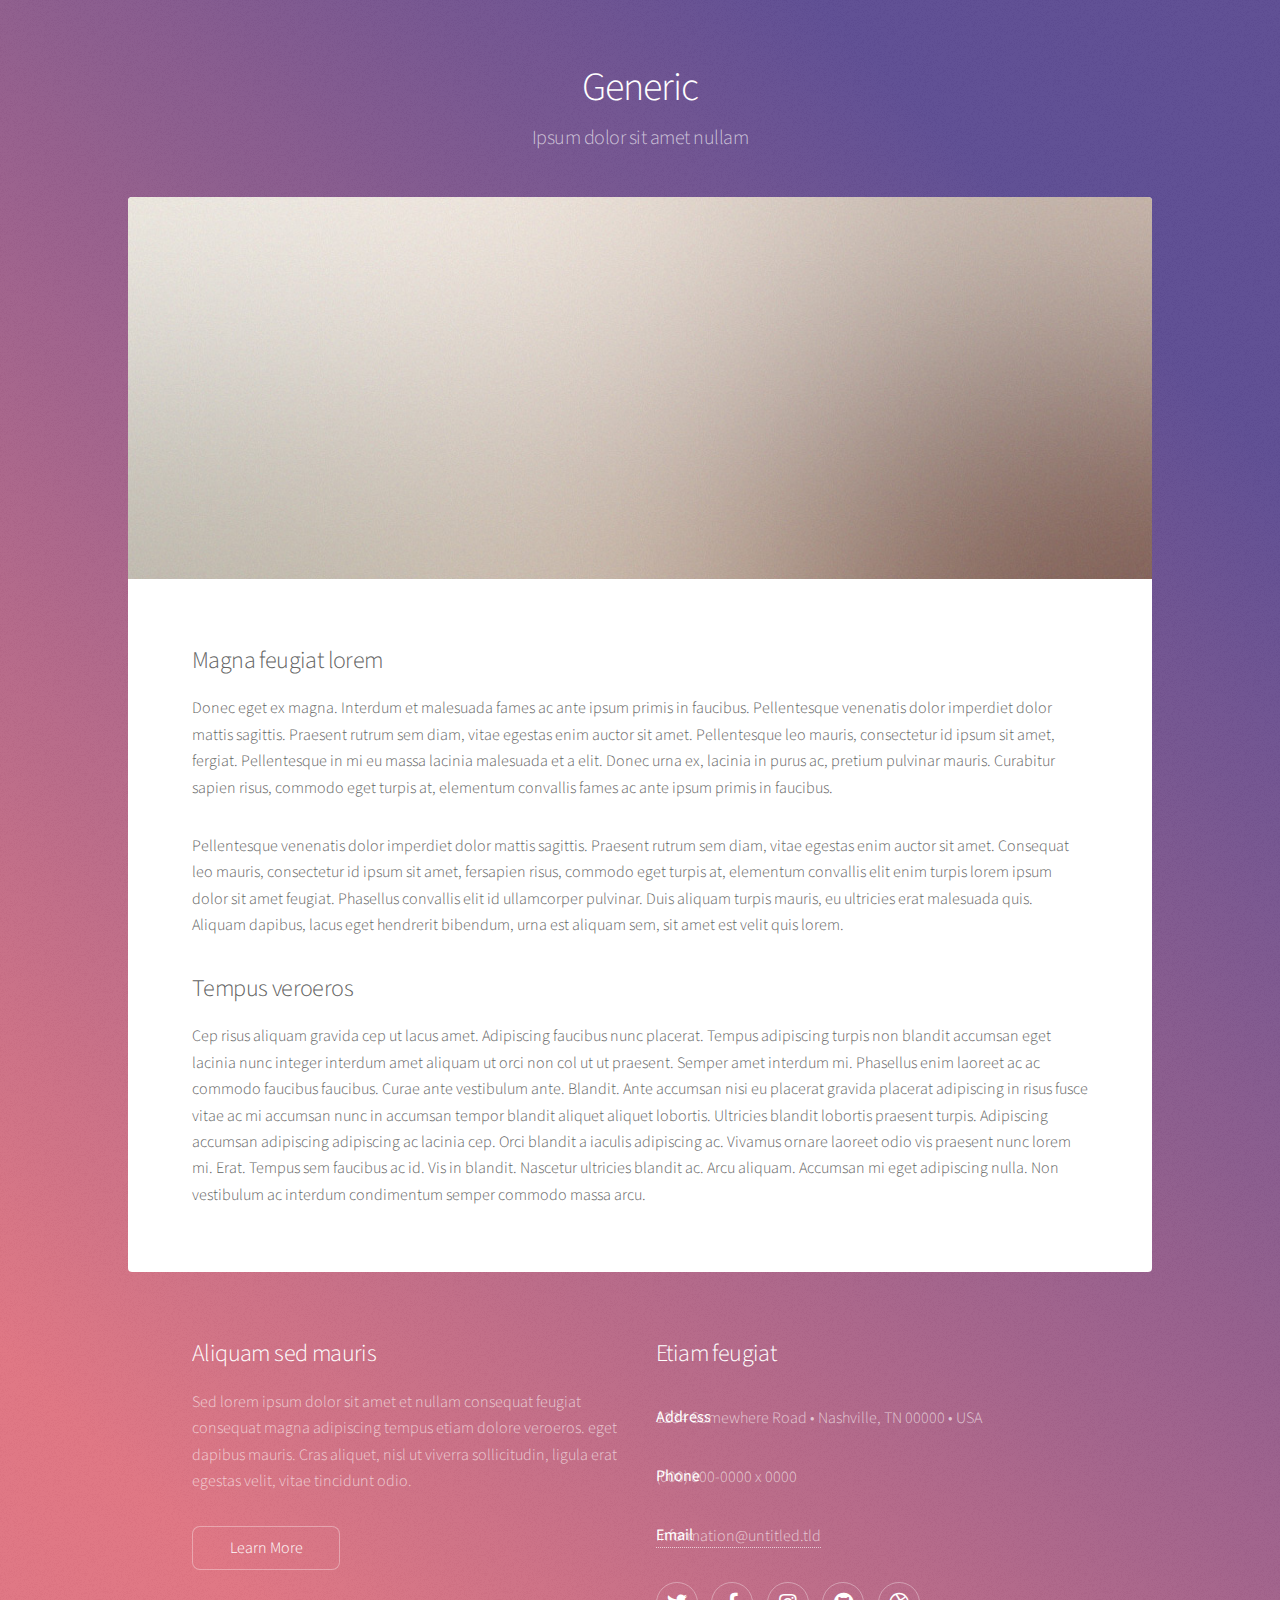
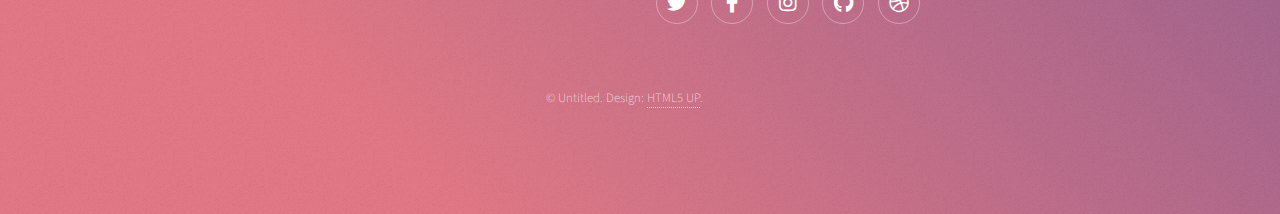
<file: generic.html>
<!DOCTYPE HTML>
<!--
	Stellar by HTML5 UP
	html5up.net | @ajlkn
	Free for personal and commercial use under the CCA 3.0 license (html5up.net/license)
-->
<html>
	<head>
		<title>Generic - Stellar by HTML5 UP</title>
		<meta charset="utf-8" />
		<meta name="viewport" content="width=device-width, initial-scale=1, user-scalable=no" />
		<link rel="stylesheet" href="assets/css/main.css" />
		<noscript><link rel="stylesheet" href="assets/css/noscript.css" /></noscript>
	</head>
	<body class="is-preload">

		<!-- Wrapper -->
			<div id="wrapper">

				<!-- Header -->
					<header id="header">
						<h1>Generic</h1>
						<p>Ipsum dolor sit amet nullam</p>
					</header>

				<!-- Main -->
					<div id="main">

						<!-- Content -->
							<section id="content" class="main">
								<span class="image main"><img src="images/pic04.jpg" alt="" /></span>
								<h2>Magna feugiat lorem</h2>
								<p>Donec eget ex magna. Interdum et malesuada fames ac ante ipsum primis in faucibus. Pellentesque venenatis dolor imperdiet dolor mattis sagittis. Praesent rutrum sem diam, vitae egestas enim auctor sit amet. Pellentesque leo mauris, consectetur id ipsum sit amet, fergiat. Pellentesque in mi eu massa lacinia malesuada et a elit. Donec urna ex, lacinia in purus ac, pretium pulvinar mauris. Curabitur sapien risus, commodo eget turpis at, elementum convallis fames ac ante ipsum primis in faucibus.</p>
								<p>Pellentesque venenatis dolor imperdiet dolor mattis sagittis. Praesent rutrum sem diam, vitae egestas enim auctor sit amet. Consequat leo mauris, consectetur id ipsum sit amet, fersapien risus, commodo eget turpis at, elementum convallis elit enim turpis lorem ipsum dolor sit amet feugiat. Phasellus convallis elit id ullamcorper pulvinar. Duis aliquam turpis mauris, eu ultricies erat malesuada quis. Aliquam dapibus, lacus eget hendrerit bibendum, urna est aliquam sem, sit amet est velit quis lorem.</p>
								<h2>Tempus veroeros</h2>
								<p>Cep risus aliquam gravida cep ut lacus amet. Adipiscing faucibus nunc placerat. Tempus adipiscing turpis non blandit accumsan eget lacinia nunc integer interdum amet aliquam ut orci non col ut ut praesent. Semper amet interdum mi. Phasellus enim laoreet ac ac commodo faucibus faucibus. Curae ante vestibulum ante. Blandit. Ante accumsan nisi eu placerat gravida placerat adipiscing in risus fusce vitae ac mi accumsan nunc in accumsan tempor blandit aliquet aliquet lobortis. Ultricies blandit lobortis praesent turpis. Adipiscing accumsan adipiscing adipiscing ac lacinia cep. Orci blandit a iaculis adipiscing ac. Vivamus ornare laoreet odio vis praesent nunc lorem mi. Erat. Tempus sem faucibus ac id. Vis in blandit. Nascetur ultricies blandit ac. Arcu aliquam. Accumsan mi eget adipiscing nulla. Non vestibulum ac interdum condimentum semper commodo massa arcu.</p>
							</section>

					</div>

				<!-- Footer -->
					<footer id="footer">
						<section>
							<h2>Aliquam sed mauris</h2>
							<p>Sed lorem ipsum dolor sit amet et nullam consequat feugiat consequat magna adipiscing tempus etiam dolore veroeros. eget dapibus mauris. Cras aliquet, nisl ut viverra sollicitudin, ligula erat egestas velit, vitae tincidunt odio.</p>
							<ul class="actions">
								<li><a href="#" class="button">Learn More</a></li>
							</ul>
						</section>
						<section>
							<h2>Etiam feugiat</h2>
							<dl class="alt">
								<dt>Address</dt>
								<dd>1234 Somewhere Road &bull; Nashville, TN 00000 &bull; USA</dd>
								<dt>Phone</dt>
								<dd>(000) 000-0000 x 0000</dd>
								<dt>Email</dt>
								<dd><a href="#">information@untitled.tld</a></dd>
							</dl>
							<ul class="icons">
								<li><a href="#" class="icon brands fa-twitter alt"><span class="label">Twitter</span></a></li>
								<li><a href="#" class="icon brands fa-facebook-f alt"><span class="label">Facebook</span></a></li>
								<li><a href="#" class="icon brands fa-instagram alt"><span class="label">Instagram</span></a></li>
								<li><a href="#" class="icon brands fa-github alt"><span class="label">GitHub</span></a></li>
								<li><a href="#" class="icon brands fa-dribbble alt"><span class="label">Dribbble</span></a></li>
							</ul>
						</section>
						<p class="copyright">&copy; Untitled. Design: <a href="https://html5up.net">HTML5 UP</a>.</p>
					</footer>

			</div>

		<!-- Scripts -->
			<script src="assets/js/jquery.min.js"></script>
			<script src="assets/js/jquery.scrollex.min.js"></script>
			<script src="assets/js/jquery.scrolly.min.js"></script>
			<script src="assets/js/browser.min.js"></script>
			<script src="assets/js/breakpoints.min.js"></script>
			<script src="assets/js/util.js"></script>
			<script src="assets/js/main.js"></script>

	</body>
</html>
</file>
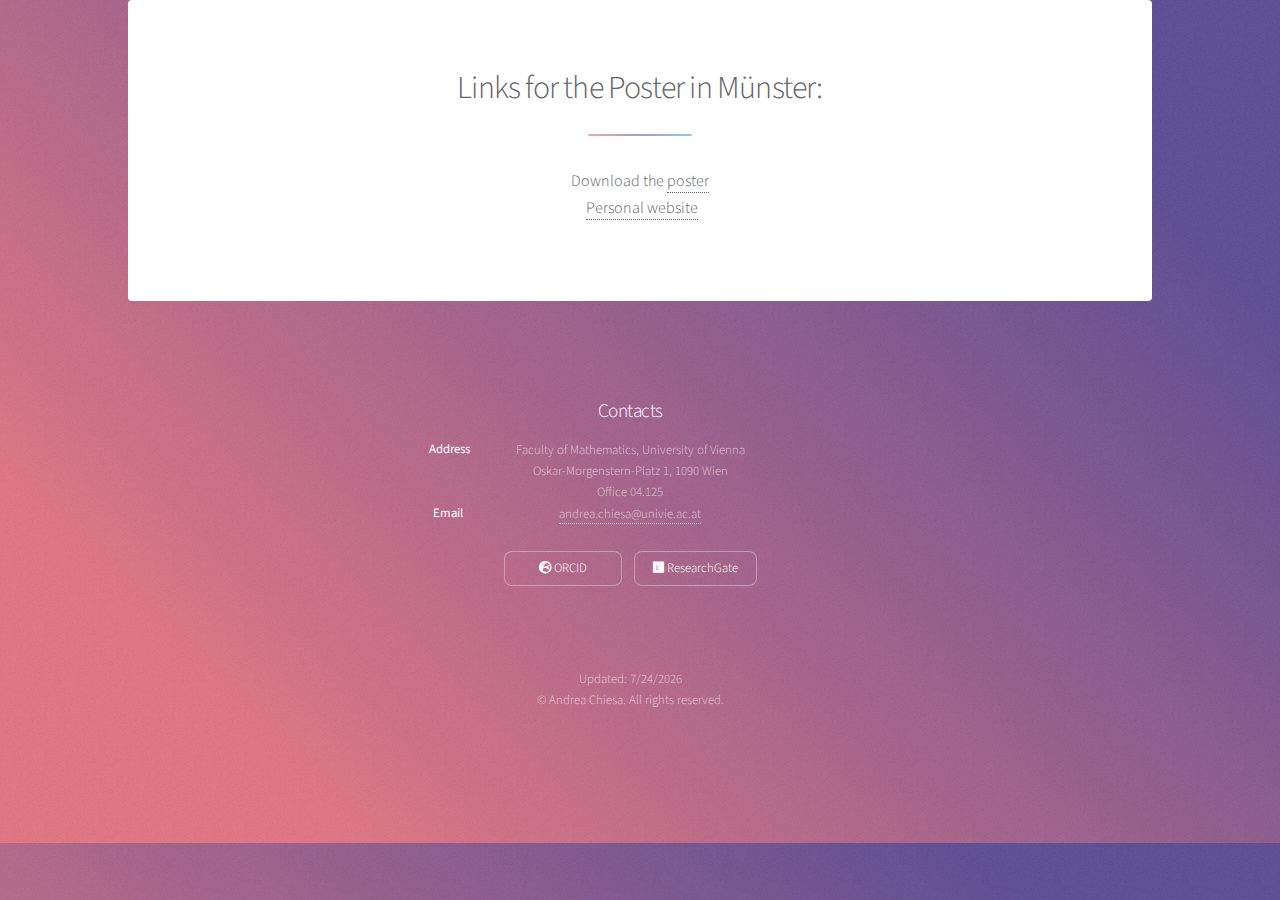
<file: posterMuenster.html>
<!DOCTYPE HTML>
<!--
	Stellar by HTML5 UP
	html5up.net | @ajlkn
	Free for personal and commercial use under the CCA 3.0 license (html5up.net/license)
-->
<html>
	<head>
		<title>Andrea Chiesa, Links for the Poster in Münster</title>
		<meta charset="utf-8" />
		<meta name="viewport" content="width=device-width, initial-scale=1, user-scalable=no" />
		<link rel="stylesheet" href="assets/css/main.css" />
		<noscript><link rel="stylesheet" href="assets/css/noscript.css" /></noscript>
	</head>
	<body class="is-preload">

		<!-- Wrapper -->
			<div id="wrapper">





				<!-- Main -->
					<div id="main">


						<!-- First Section -->
							<section id="first" class="main special">
								<div class ="content">
									<header class="major">
										<h2>Links for the Poster in Münster:</h2>
									Download the <a target = _blank rel = "noopener" href="https://www.univie.ac.at/sfb65/#!/"> poster</a><br>
​										<a target = _blank rel = "noopener" href="https://www.mat.univie.ac.at/~achiesa/">Personal website</a><br>
									<p></p>
								</div>
								<footer class="major">

								</footer>
							</section>



								<!-- Download the complete <a target = _blank rel = "noopener" href="files/CV.pdf"> <b>CV <i class="fas fa-file-pdf"></i></b>.</a>
-->
								</footer>
							</section>

						<!-- Contacts -->
								<!--<section id="cta" class="main special">
								<header class="major">
									<h2>Contacts</h2>
								</header>
								<dl class="alt">
									<dt>Address</dt>
									<dd>Faculty of Mathematics, University of Vienna, Oskar-Morgenstern-Platz 1, 1090 Wien - Office 04.125 </dd>
									<dt>Phone</dt>
									<dd>(000) 000-0000 x 0000</dd>
									<dt>Email</dt>
									<dd><a href="#">information@untitled.tld</a></dd>
								</dl>
								<ul class="icons">
									<li><a href="#" class="icon brands fa-twitter alt"><span class="label">Twitter</span></a></li>
									<li><a href="#" class="icon brands fa-facebook-f alt"><span class="label">Facebook</span></a></li>
									<li><a href="#" class="icon brands fa-instagram alt"><span class="label">Instagram</span></a></li>
									<li><a href="#" class="icon brands fa-github alt"><span class="label">GitHub</span></a></li>
									<li><a href="#" class="icon brands fa-dribbble alt"><span class="label">Dribbble</span></a></li>
								</ul>
								<footer class="major">

								</footer>
							</section>
						-->
					</div>

			<!-- Footer -->

					<footer id="footer">
						<!--<section>
							<h2>Aliquam sed mauris</h2>
							<p>Sed lorem ipsum dolor sit amet et nullam consequat feugiat consequat magna adipiscing tempus etiam dolore veroeros. eget dapibus mauris. Cras aliquet, nisl ut viverra sollicitudin, ligula erat egestas velit, vitae tincidunt odio.</p>
							<ul class="actions">
								<li><a href="generic.html" class="button">Learn More</a></li>
							</ul>
						</section>-->
						<ul class="copyright">
							<h2>Contacts</h2>
							<dl class="altr">
								<dt>Address</dt>
								<dd>Faculty of Mathematics, University of Vienna <br>Oskar-Morgenstern-Platz 1, 1090 Wien <br> Office 04.125 </dd>
								<!--<dt>Phone</dt>
								<dd> </dd>-->
								<dt>Email</dt>
								<a href="mailto:andrea.chiesa@univie.ac.at">andrea.chiesa@univie.ac.at</a>
							</dl>
							<ul class="icons">
								<li><a target = _blank rel = "noopener" href="https://orcid.org/0000-0002-9820-2123" class="button"><i class="fas fa-globe-europe"></i>&nbsp;ORCID</a></li>
								<li><a target = _blank rel = "noopener" href="https://www.researchgate.net/profile/Andrea-Chiesa" class="button"><i class="fab fa-researchgate"></i>&nbsp;ResearchGate</a></li>
								<!--<li><a target = _blank rel = "noopener" href="https://mathscinet.ams.org/mathscinet/MRAuthorID/" class="button"><i class="fas fa-globe-asia"></i>&nbsp;MathSciNet</a></li>-->
								<!--<li><a target = _blank rel = "noopener" href="https://arxiv.org/search/?searchtype=author&query=Molchanova%2C+A" class="button"><i class="fas fa-globe-europe"></i>&nbsp;arXiv</a></li>-->
								<!--<li><a target = _blank rel = "noopener" href="https://scholar.google.com/citations?hl=en&user=F1wzXUQAAAAJ" class="button"><i class="fab fa-google"></i>&nbsp;Scholar</a></li>-->
								</ul>
						</ul class="copyright">
						<ul class="copyright">
						<p> Updated: <script> document.write(new Date().toLocaleDateString()); </script> <br>
							&copy; Andrea Chiesa. All rights reserved.
							<!-- Design: <a href="https://html5up.net">HTML5 UP</a>.-->
						 </p>
					</ul>
					</footer>

			</div>

		<!-- Scripts -->
			<script src="assets/js/jquery.min.js"></script>
			<script src="assets/js/jquery.scrollex.min.js"></script>
			<script src="assets/js/jquery.scrolly.min.js"></script>
			<script src="assets/js/browser.min.js"></script>
			<script src="assets/js/breakpoints.min.js"></script>
			<script src="assets/js/util.js"></script>
			<script src="assets/js/main.js"></script>

	</body>
</html>
</file>
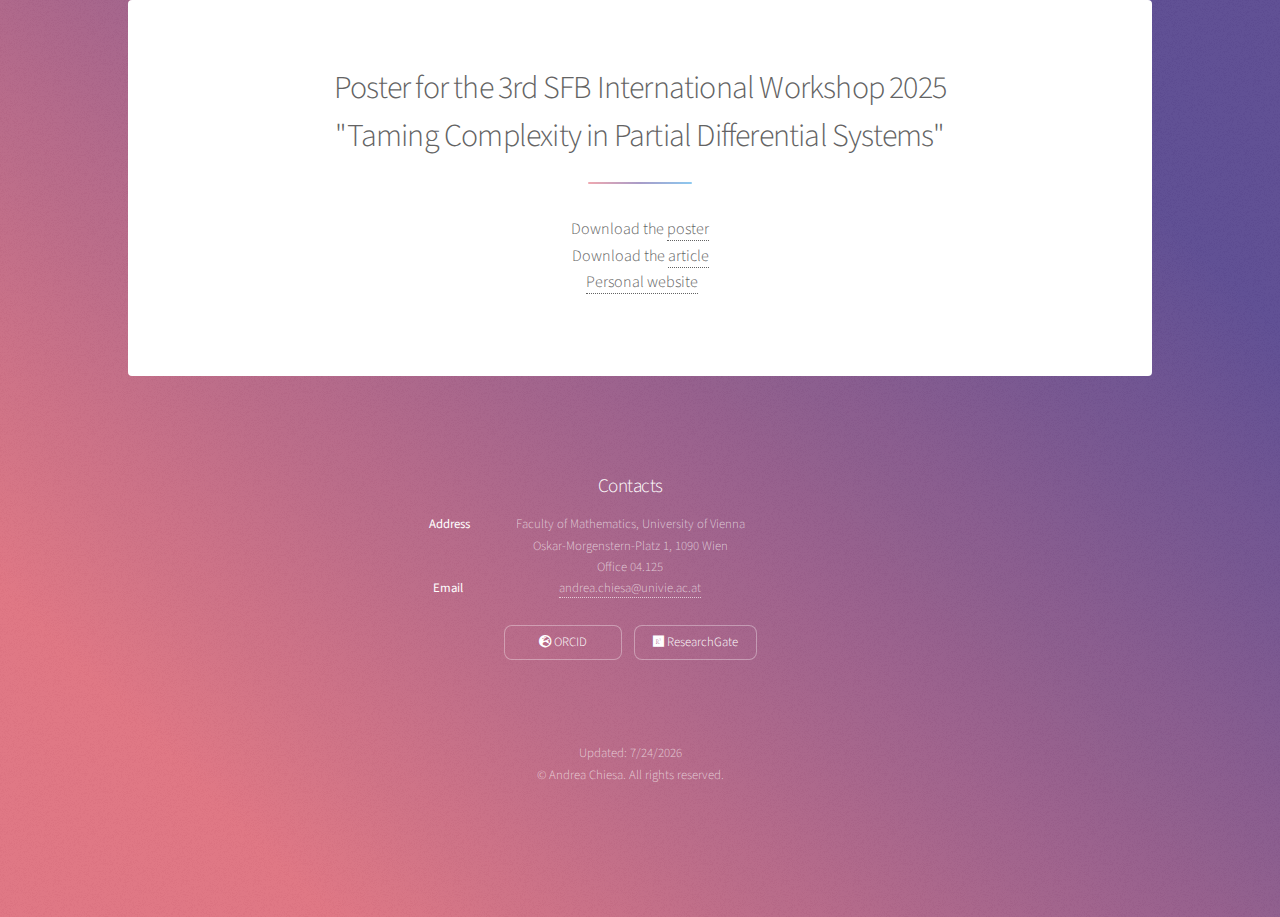
<file: posterSFB.html>
<!DOCTYPE HTML>
<!--
	Stellar by HTML5 UP
	html5up.net | @ajlkn
	Free for personal and commercial use under the CCA 3.0 license (html5up.net/license)
-->
<html>
	<head>
		<title>Andrea Chiesa, Poster for the 3rd SFB International Workshop 2025
		"Taming Complexity in Partial Differential Systems"</title>
		<meta charset="utf-8" />
		<meta name="viewport" content="width=device-width, initial-scale=1, user-scalable=no" />
		<link rel="stylesheet" href="assets/css/main.css" />
		<noscript><link rel="stylesheet" href="assets/css/noscript.css" /></noscript>
	</head>
	<body class="is-preload">

		<!-- Wrapper -->
			<div id="wrapper">





				<!-- Main -->
					<div id="main">


						<!-- First Section -->
							<section id="first" class="main special">
								<div class ="content">
									<header class="major">
										<h2>Poster for the 3rd SFB International Workshop 2025<br>
											"Taming Complexity in Partial Differential Systems"</h2>
									Download the <a target = _blank rel = "noopener" href="files/PosterSFB.pdf"> poster</a><br>
									Download the <a target = _blank rel = "noopener" href="https://link.springer.com/article/10.1007/s00033-025-02434-9"> article </a><br>
​										<a target = _blank rel = "noopener" href="https://www.mat.univie.ac.at/~achiesa/">Personal website</a><br>
									<p></p>
								</div>
								<footer class="major">

								</footer>
							</section>



								<!-- Download the complete <a target = _blank rel = "noopener" href="files/CV.pdf"> <b>CV <i class="fas fa-file-pdf"></i></b>.</a>
-->
								</footer>
							</section>

						<!-- Contacts -->
								<!--<section id="cta" class="main special">
								<header class="major">
									<h2>Contacts</h2>
								</header>
								<dl class="alt">
									<dt>Address</dt>
									<dd>Faculty of Mathematics, University of Vienna, Oskar-Morgenstern-Platz 1, 1090 Wien - Office 04.125 </dd>
									<dt>Phone</dt>
									<dd>(000) 000-0000 x 0000</dd>
									<dt>Email</dt>
									<dd><a href="#">information@untitled.tld</a></dd>
								</dl>
								<ul class="icons">
									<li><a href="#" class="icon brands fa-twitter alt"><span class="label">Twitter</span></a></li>
									<li><a href="#" class="icon brands fa-facebook-f alt"><span class="label">Facebook</span></a></li>
									<li><a href="#" class="icon brands fa-instagram alt"><span class="label">Instagram</span></a></li>
									<li><a href="#" class="icon brands fa-github alt"><span class="label">GitHub</span></a></li>
									<li><a href="#" class="icon brands fa-dribbble alt"><span class="label">Dribbble</span></a></li>
								</ul>
								<footer class="major">

								</footer>
							</section>
						-->
					</div>

			<!-- Footer -->

					<footer id="footer">
						<!--<section>
							<h2>Aliquam sed mauris</h2>
							<p>Sed lorem ipsum dolor sit amet et nullam consequat feugiat consequat magna adipiscing tempus etiam dolore veroeros. eget dapibus mauris. Cras aliquet, nisl ut viverra sollicitudin, ligula erat egestas velit, vitae tincidunt odio.</p>
							<ul class="actions">
								<li><a href="generic.html" class="button">Learn More</a></li>
							</ul>
						</section>-->
						<ul class="copyright">
							<h2>Contacts</h2>
							<dl class="altr">
								<dt>Address</dt>
								<dd>Faculty of Mathematics, University of Vienna <br>Oskar-Morgenstern-Platz 1, 1090 Wien <br> Office 04.125 </dd>
								<!--<dt>Phone</dt>
								<dd> </dd>-->
								<dt>Email</dt>
								<a href="mailto:andrea.chiesa@univie.ac.at">andrea.chiesa@univie.ac.at</a>
							</dl>
							<ul class="icons">
								<li><a target = _blank rel = "noopener" href="https://orcid.org/0000-0002-9820-2123" class="button"><i class="fas fa-globe-europe"></i>&nbsp;ORCID</a></li>
								<li><a target = _blank rel = "noopener" href="https://www.researchgate.net/profile/Andrea-Chiesa" class="button"><i class="fab fa-researchgate"></i>&nbsp;ResearchGate</a></li>
								<!--<li><a target = _blank rel = "noopener" href="https://mathscinet.ams.org/mathscinet/MRAuthorID/" class="button"><i class="fas fa-globe-asia"></i>&nbsp;MathSciNet</a></li>-->
								<!--<li><a target = _blank rel = "noopener" href="https://arxiv.org/search/?searchtype=author&query=Molchanova%2C+A" class="button"><i class="fas fa-globe-europe"></i>&nbsp;arXiv</a></li>-->
								<!--<li><a target = _blank rel = "noopener" href="https://scholar.google.com/citations?hl=en&user=F1wzXUQAAAAJ" class="button"><i class="fab fa-google"></i>&nbsp;Scholar</a></li>-->
								</ul>
						</ul class="copyright">
						<ul class="copyright">
						<p> Updated: <script> document.write(new Date().toLocaleDateString()); </script> <br>
							&copy; Andrea Chiesa. All rights reserved.
							<!-- Design: <a href="https://html5up.net">HTML5 UP</a>.-->
						 </p>
					</ul>
					</footer>

			</div>

		<!-- Scripts -->
			<script src="assets/js/jquery.min.js"></script>
			<script src="assets/js/jquery.scrollex.min.js"></script>
			<script src="assets/js/jquery.scrolly.min.js"></script>
			<script src="assets/js/browser.min.js"></script>
			<script src="assets/js/breakpoints.min.js"></script>
			<script src="assets/js/util.js"></script>
			<script src="assets/js/main.js"></script>

	</body>
</html>
</file>
<file: assets/css/noscript.css>
/*
	Stellar by HTML5 UP
	html5up.net | @ajlkn
	Free for personal and commercial use under the CCA 3.0 license (html5up.net/license)
*/

/* Header */

	body.is-preload #header.alt > * {
		opacity: 1;
	}

	body.is-preload #header.alt .logo {
		-moz-transform: none;
		-webkit-transform: none;
		-ms-transform: none;
		transform: none;
	}
</file>
<file: assets/css/main.css>
@import url(fontawesome-all.min.css);
@import 'https://fonts.googleapis.com/css?family=Source+Sans+Pro:300,400';

/*
	Stellar by HTML5 UP
	html5up.net | @ajlkn
	Free for personal and commercial use under the CCA 3.0 license (html5up.net/license)
*/

html, body, div, span, applet, object,
iframe, h1, h2, h3, h4, h5, h6, p, blockquote,
pre, a, abbr, acronym, address, big, cite,
code, del, dfn, em, img, ins, kbd, q, s, samp,
small, strike, strong, sub, sup, tt, var, b,
u, i, center, dl, dt, dd, ol, ul, li, fieldset,
form, label, legend, table, caption, tbody,
tfoot, thead, tr, th, td, article, aside,
canvas, details, embed, figure, figcaption,
footer, header, hgroup, menu, nav, output, ruby,
section, summary, time, mark, audio, video {
	margin: 0;
	padding: 0;
	border: 0;
	font-size: 100%;
	font: inherit;
	vertical-align: baseline;}

article, aside, details, figcaption, figure,
footer, header, hgroup, menu, nav, section {
	display: block;}

body {
	line-height: 1;
}

ol, ul {
	list-style: none;
}

blockquote, q {
	quotes: none;
}

	blockquote:before, blockquote:after, q:before, q:after {
		content: '';
		content: none;
	}

table {
	border-collapse: collapse;
	border-spacing: 0;
}

body {
	-webkit-text-size-adjust: none;
}

mark {
	background-color: transparent;
	color: inherit;
}

input::-moz-focus-inner {
	border: 0;
	padding: 0;
}

input, select, textarea {
	-moz-appearance: none;
	-webkit-appearance: none;
	-ms-appearance: none;
	appearance: none;
}

/* Basic */

	@-ms-viewport {
		width: device-width;
	}

	body {
		-ms-overflow-style: scrollbar;
	}

	@media screen and (max-width: 480px) {

		html, body {
			min-width: 320px;
		}

	}

	html {
		box-sizing: border-box;
	}

	*, *:before, *:after {
		box-sizing: inherit;
	}

	body {
		background-color: #935d8c;
		background-image: url("images/overlay.png"), -moz-linear-gradient(45deg, #e37682 15%, #5f4d93 85%);
		background-image: url("images/overlay.png"), -webkit-linear-gradient(45deg, #e37682 15%, #5f4d93 85%);
		background-image: url("images/overlay.png"), -ms-linear-gradient(45deg, #e37682 15%, #5f4d93 85%);
		background-image: url("images/overlay.png"), linear-gradient(45deg, #e37682 15%, #5f4d93 85%);
	}

		body.is-preload *, body.is-preload *:before, body.is-preload *:after {
			-moz-animation: none !important;
			-webkit-animation: none !important;
			-ms-animation: none !important;
			animation: none !important;
			-moz-transition: none !important;
			-webkit-transition: none !important;
			-ms-transition: none !important;
			transition: none !important;
		}

/* Type */

	body {
		background-color: #935d8c;
		color: rgba(255, 255, 255, 0.65);
	}

	body, input, select, textarea {
		font-family: "Source Sans Pro", Helvetica, sans-serif;
		font-size: 17pt;
		font-weight: 300;
		line-height: 1.65;
	}

		@media screen and (max-width: 1680px) {

			body, input, select, textarea {
				font-size: 14pt;
			}

		}

		@media screen and (max-width: 1280px) {

			body, input, select, textarea {
				font-size: 12pt;
			}

		}

		@media screen and (max-width: 360px) {

			body, input, select, textarea {
				font-size: 11pt;
			}

		}

	a {
		-moz-transition: color 0.2s ease, border-bottom 0.2s ease;
		-webkit-transition: color 0.2s ease, border-bottom 0.2s ease;
		-ms-transition: color 0.2s ease, border-bottom 0.2s ease;
		transition: color 0.2s ease, border-bottom 0.2s ease;
		text-decoration: none;
		border-bottom: dotted 1px;
		color: inherit;
	}

		a:hover {
			border-bottom-color: transparent;
		}

	strong, b {
		font-weight: 400;
	}

	em, i {
		font-style: italic;
	}

	p {
		margin: 0 0 2em 0;
	}

		p.content {
			-moz-columns: 20em 2;
			-webkit-columns: 20em 2;
			-ms-columns: 20em 2;
			columns: 20em 2;
			-moz-column-gap: 2em;
			-webkit-column-gap: 2em;
			-ms-column-gap: 2em;
			column-gap: 2em;
			text-align: justify;
		}

	h1, h2, h3, h4, h5, h6 {
		font-weight: 300;
		line-height: 1.5;
		margin: 0 0 0.7em 0;
		letter-spacing: -0.025em;
	}

		h1 a, h2 a, h3 a, h4 a, h5 a, h6 a {
			color: inherit;
			text-decoration: none;
		}

	h1 {
		font-size: 2.5em;
		line-height: 1.2;
	}

	h2 {
		font-size: 1.5em;
	}

	h3 {
		font-size: 1.25em;
	}

	h4 {
		font-size: 1.1em;
	}

	h5 {
		font-size: 0.9em;
	}

	h6 {
		font-size: 0.7em;
	}

	@media screen and (max-width: 736px) {

		h1 {
			font-size: 2em;
		}

	}

	sub {
		font-size: 0.8em;
		position: relative;
		top: 0.5em;
	}

	sup {
		font-size: 0.8em;
		position: relative;
		top: -0.5em;
	}

	blockquote {
		border-left: solid 4px;
		font-style: italic;
		margin: 0 0 2em 0;
		padding: 0.5em 0 0.5em 2em;
	}

	code {
		border-radius: 8px;
		border: solid 1px;
		font-family: "Courier New", monospace;
		font-size: 0.9em;
		margin: 0 0.25em;
		padding: 0.25em 0.65em;
	}

	pre {
		-webkit-overflow-scrolling: touch;
		font-family: "Courier New", monospace;
		font-size: 0.9em;
		margin: 0 0 2em 0;
	}

		pre code {
			display: block;
			line-height: 1.75;
			padding: 1em 1.5em;
			overflow-x: auto;
		}

	hr {
		border: 0;
		border-bottom: solid 1px;
		margin: 2em 0;
	}

		hr.major {
			margin: 3em 0;
		}

	.align-left {
		text-align: left;
	}

	.align-center {
		text-align: center;
	}

	.align-right {
		text-align: right;
	}

	input, select, textarea {
		color: #ffffff;
	}

	a:hover {
		color: #ffffff;
	}

	strong, b {
		color: #ffffff;
	}

	h1, h2, h3, h4, h5, h6 {
		color: #ffffff;
	}

	blockquote {
		border-left-color: rgba(255, 255, 255, 0.35);
	}

	code {
		background: rgba(255, 255, 255, 0.075);
		border-color: rgba(255, 255, 255, 0.35);
	}

	hr {
		border-bottom-color: rgba(255, 255, 255, 0.35);
	}

/* Row */

	.row {
		display: flex;
		flex-wrap: wrap;
		box-sizing: border-box;
		align-items: stretch;
	}

		.row > * {
			box-sizing: border-box;
		}

		.row.gtr-uniform > * > :last-child {
			margin-bottom: 0;
		}

		.row.aln-left {
			justify-content: flex-start;
		}

		.row.aln-center {
			justify-content: center;
		}

		.row.aln-right {
			justify-content: flex-end;
		}

		.row.aln-top {
			align-items: flex-start;
		}

		.row.aln-middle {
			align-items: center;
		}

		.row.aln-bottom {
			align-items: flex-end;
		}

		.row > .imp {
			order: -1;
		}

		.row > .col-1 {
			width: 8.33333%;
		}

		.row > .off-1 {
			margin-left: 8.33333%;
		}

		.row > .col-2 {
			width: 16.66667%;
		}

		.row > .off-2 {
			margin-left: 16.66667%;
		}

		.row > .col-3 {
			width: 25%;
		}

		.row > .off-3 {
			margin-left: 25%;
		}

		.row > .col-4 {
			width: 33.33333%;
		}

		.row > .off-4 {
			margin-left: 33.33333%;
		}

		.row > .col-5 {
			width: 41.66667%;
		}

		.row > .off-5 {
			margin-left: 41.66667%;
		}

		.row > .col-6 {
			width: 50%;
		}

		.row > .off-6 {
			margin-left: 50%;
		}

		.row > .col-7 {
			width: 58.33333%;
		}

		.row > .off-7 {
			margin-left: 58.33333%;
		}

		.row > .col-8 {
			width: 66.66667%;
		}

		.row > .off-8 {
			margin-left: 66.66667%;
		}

		.row > .col-9 {
			width: 75%;
		}

		.row > .off-9 {
			margin-left: 75%;
		}

		.row > .col-10 {
			width: 83.33333%;
		}

		.row > .off-10 {
			margin-left: 83.33333%;
		}

		.row > .col-11 {
			width: 91.66667%;
		}

		.row > .off-11 {
			margin-left: 91.66667%;
		}

		.row > .col-12 {
			width: 100%;
		}

		.row > .off-12 {
			margin-left: 100%;
		}

		.row.gtr-0 {
			margin-top: 0;
			margin-left: 0em;
		}

			.row.gtr-0 > * {
				padding: 0 0 0 0em;
			}

			.row.gtr-0.gtr-uniform {
				margin-top: 0em;
			}

				.row.gtr-0.gtr-uniform > * {
					padding-top: 0em;
				}

		.row.gtr-25 {
			margin-top: 0;
			margin-left: -0.375em;
		}

			.row.gtr-25 > * {
				padding: 0 0 0 0.375em;
			}

			.row.gtr-25.gtr-uniform {
				margin-top: -0.375em;
			}

				.row.gtr-25.gtr-uniform > * {
					padding-top: 0.375em;
				}

		.row.gtr-50 {
			margin-top: 0;
			margin-left: -0.75em;
		}

			.row.gtr-50 > * {
				padding: 0 0 0 0.75em;
			}

			.row.gtr-50.gtr-uniform {
				margin-top: -0.75em;
			}

				.row.gtr-50.gtr-uniform > * {
					padding-top: 0.75em;
				}

		.row {
			margin-top: 0;
			margin-left: -1.5em;
		}

			.row > * {
				padding: 0 0 0 1.5em;
			}

			.row.gtr-uniform {
				margin-top: -1.5em;
			}

				.row.gtr-uniform > * {
					padding-top: 1.5em;
				}

		.row.gtr-150 {
			margin-top: 0;
			margin-left: -2.25em;
		}

			.row.gtr-150 > * {
				padding: 0 0 0 2.25em;
			}

			.row.gtr-150.gtr-uniform {
				margin-top: -2.25em;
			}

				.row.gtr-150.gtr-uniform > * {
					padding-top: 2.25em;
				}

		.row.gtr-200 {
			margin-top: 0;
			margin-left: -3em;
		}

			.row.gtr-200 > * {
				padding: 0 0 0 3em;
			}

			.row.gtr-200.gtr-uniform {
				margin-top: -3em;
			}

				.row.gtr-200.gtr-uniform > * {
					padding-top: 3em;
				}

		@media screen and (max-width: 1680px) {

			.row {
				display: flex;
				flex-wrap: wrap;
				box-sizing: border-box;
				align-items: stretch;
			}

				.row > * {
					box-sizing: border-box;
				}

				.row.gtr-uniform > * > :last-child {
					margin-bottom: 0;
				}

				.row.aln-left {
					justify-content: flex-start;
				}

				.row.aln-center {
					justify-content: center;
				}

				.row.aln-right {
					justify-content: flex-end;
				}

				.row.aln-top {
					align-items: flex-start;
				}

				.row.aln-middle {
					align-items: center;
				}

				.row.aln-bottom {
					align-items: flex-end;
				}

				.row > .imp-xlarge {
					order: -1;
				}

				.row > .col-1-xlarge {
					width: 8.33333%;
				}

				.row > .off-1-xlarge {
					margin-left: 8.33333%;
				}

				.row > .col-2-xlarge {
					width: 16.66667%;
				}

				.row > .off-2-xlarge {
					margin-left: 16.66667%;
				}

				.row > .col-3-xlarge {
					width: 25%;
				}

				.row > .off-3-xlarge {
					margin-left: 25%;
				}

				.row > .col-4-xlarge {
					width: 33.33333%;
				}

				.row > .off-4-xlarge {
					margin-left: 33.33333%;
				}

				.row > .col-5-xlarge {
					width: 41.66667%;
				}

				.row > .off-5-xlarge {
					margin-left: 41.66667%;
				}

				.row > .col-6-xlarge {
					width: 50%;
				}

				.row > .off-6-xlarge {
					margin-left: 50%;
				}

				.row > .col-7-xlarge {
					width: 58.33333%;
				}

				.row > .off-7-xlarge {
					margin-left: 58.33333%;
				}

				.row > .col-8-xlarge {
					width: 66.66667%;
				}

				.row > .off-8-xlarge {
					margin-left: 66.66667%;
				}

				.row > .col-9-xlarge {
					width: 75%;
				}

				.row > .off-9-xlarge {
					margin-left: 75%;
				}

				.row > .col-10-xlarge {
					width: 83.33333%;
				}

				.row > .off-10-xlarge {
					margin-left: 83.33333%;
				}

				.row > .col-11-xlarge {
					width: 91.66667%;
				}

				.row > .off-11-xlarge {
					margin-left: 91.66667%;
				}

				.row > .col-12-xlarge {
					width: 100%;
				}

				.row > .off-12-xlarge {
					margin-left: 100%;
				}

				.row.gtr-0 {
					margin-top: 0;
					margin-left: 0em;
				}

					.row.gtr-0 > * {
						padding: 0 0 0 0em;
					}

					.row.gtr-0.gtr-uniform {
						margin-top: 0em;
					}

						.row.gtr-0.gtr-uniform > * {
							padding-top: 0em;
						}

				.row.gtr-25 {
					margin-top: 0;
					margin-left: -0.375em;
				}

					.row.gtr-25 > * {
						padding: 0 0 0 0.375em;
					}

					.row.gtr-25.gtr-uniform {
						margin-top: -0.375em;
					}

						.row.gtr-25.gtr-uniform > * {
							padding-top: 0.375em;
						}

				.row.gtr-50 {
					margin-top: 0;
					margin-left: -0.75em;
				}

					.row.gtr-50 > * {
						padding: 0 0 0 0.75em;
					}

					.row.gtr-50.gtr-uniform {
						margin-top: -0.75em;
					}

						.row.gtr-50.gtr-uniform > * {
							padding-top: 0.75em;
						}

				.row {
					margin-top: 0;
					margin-left: -1.5em;
				}

					.row > * {
						padding: 0 0 0 1.5em;
					}

					.row.gtr-uniform {
						margin-top: -1.5em;
					}

						.row.gtr-uniform > * {
							padding-top: 1.5em;
						}

				.row.gtr-150 {
					margin-top: 0;
					margin-left: -2.25em;
				}

					.row.gtr-150 > * {
						padding: 0 0 0 2.25em;
					}

					.row.gtr-150.gtr-uniform {
						margin-top: -2.25em;
					}

						.row.gtr-150.gtr-uniform > * {
							padding-top: 2.25em;
						}

				.row.gtr-200 {
					margin-top: 0;
					margin-left: -3em;
				}

					.row.gtr-200 > * {
						padding: 0 0 0 3em;
					}

					.row.gtr-200.gtr-uniform {
						margin-top: -3em;
					}

						.row.gtr-200.gtr-uniform > * {
							padding-top: 3em;
						}

		}

		@media screen and (max-width: 1280px) {

			.row {
				display: flex;
				flex-wrap: wrap;
				box-sizing: border-box;
				align-items: stretch;
			}

				.row > * {
					box-sizing: border-box;
				}

				.row.gtr-uniform > * > :last-child {
					margin-bottom: 0;
				}

				.row.aln-left {
					justify-content: flex-start;
				}

				.row.aln-center {
					justify-content: center;
				}

				.row.aln-right {
					justify-content: flex-end;
				}

				.row.aln-top {
					align-items: flex-start;
				}

				.row.aln-middle {
					align-items: center;
				}

				.row.aln-bottom {
					align-items: flex-end;
				}

				.row > .imp-large {
					order: -1;
				}

				.row > .col-1-large {
					width: 8.33333%;
				}

				.row > .off-1-large {
					margin-left: 8.33333%;
				}

				.row > .col-2-large {
					width: 16.66667%;
				}

				.row > .off-2-large {
					margin-left: 16.66667%;
				}

				.row > .col-3-large {
					width: 25%;
				}

				.row > .off-3-large {
					margin-left: 25%;
				}

				.row > .col-4-large {
					width: 33.33333%;
				}

				.row > .off-4-large {
					margin-left: 33.33333%;
				}

				.row > .col-5-large {
					width: 41.66667%;
				}

				.row > .off-5-large {
					margin-left: 41.66667%;
				}

				.row > .col-6-large {
					width: 50%;
				}

				.row > .off-6-large {
					margin-left: 50%;
				}

				.row > .col-7-large {
					width: 58.33333%;
				}

				.row > .off-7-large {
					margin-left: 58.33333%;
				}

				.row > .col-8-large {
					width: 66.66667%;
				}

				.row > .off-8-large {
					margin-left: 66.66667%;
				}

				.row > .col-9-large {
					width: 75%;
				}

				.row > .off-9-large {
					margin-left: 75%;
				}

				.row > .col-10-large {
					width: 83.33333%;
				}

				.row > .off-10-large {
					margin-left: 83.33333%;
				}

				.row > .col-11-large {
					width: 91.66667%;
				}

				.row > .off-11-large {
					margin-left: 91.66667%;
				}

				.row > .col-12-large {
					width: 100%;
				}

				.row > .off-12-large {
					margin-left: 100%;
				}

				.row.gtr-0 {
					margin-top: 0;
					margin-left: 0em;
				}

					.row.gtr-0 > * {
						padding: 0 0 0 0em;
					}

					.row.gtr-0.gtr-uniform {
						margin-top: 0em;
					}

						.row.gtr-0.gtr-uniform > * {
							padding-top: 0em;
						}

				.row.gtr-25 {
					margin-top: 0;
					margin-left: -0.375em;
				}

					.row.gtr-25 > * {
						padding: 0 0 0 0.375em;
					}

					.row.gtr-25.gtr-uniform {
						margin-top: -0.375em;
					}

						.row.gtr-25.gtr-uniform > * {
							padding-top: 0.375em;
						}

				.row.gtr-50 {
					margin-top: 0;
					margin-left: -0.75em;
				}

					.row.gtr-50 > * {
						padding: 0 0 0 0.75em;
					}

					.row.gtr-50.gtr-uniform {
						margin-top: -0.75em;
					}

						.row.gtr-50.gtr-uniform > * {
							padding-top: 0.75em;
						}

				.row {
					margin-top: 0;
					margin-left: -1.5em;
				}

					.row > * {
						padding: 0 0 0 1.5em;
					}

					.row.gtr-uniform {
						margin-top: -1.5em;
					}

						.row.gtr-uniform > * {
							padding-top: 1.5em;
						}

				.row.gtr-150 {
					margin-top: 0;
					margin-left: -2.25em;
				}

					.row.gtr-150 > * {
						padding: 0 0 0 2.25em;
					}

					.row.gtr-150.gtr-uniform {
						margin-top: -2.25em;
					}

						.row.gtr-150.gtr-uniform > * {
							padding-top: 2.25em;
						}

				.row.gtr-200 {
					margin-top: 0;
					margin-left: -3em;
				}

					.row.gtr-200 > * {
						padding: 0 0 0 3em;
					}

					.row.gtr-200.gtr-uniform {
						margin-top: -3em;
					}

						.row.gtr-200.gtr-uniform > * {
							padding-top: 3em;
						}

		}

		@media screen and (max-width: 980px) {

			.row {
				display: flex;
				flex-wrap: wrap;
				box-sizing: border-box;
				align-items: stretch;
			}

				.row > * {
					box-sizing: border-box;
				}

				.row.gtr-uniform > * > :last-child {
					margin-bottom: 0;
				}

				.row.aln-left {
					justify-content: flex-start;
				}

				.row.aln-center {
					justify-content: center;
				}

				.row.aln-right {
					justify-content: flex-end;
				}

				.row.aln-top {
					align-items: flex-start;
				}

				.row.aln-middle {
					align-items: center;
				}

				.row.aln-bottom {
					align-items: flex-end;
				}

				.row > .imp-medium {
					order: -1;
				}

				.row > .col-1-medium {
					width: 8.33333%;
				}

				.row > .off-1-medium {
					margin-left: 8.33333%;
				}

				.row > .col-2-medium {
					width: 16.66667%;
				}

				.row > .off-2-medium {
					margin-left: 16.66667%;
				}

				.row > .col-3-medium {
					width: 25%;
				}

				.row > .off-3-medium {
					margin-left: 25%;
				}

				.row > .col-4-medium {
					width: 33.33333%;
				}

				.row > .off-4-medium {
					margin-left: 33.33333%;
				}

				.row > .col-5-medium {
					width: 41.66667%;
				}

				.row > .off-5-medium {
					margin-left: 41.66667%;
				}

				.row > .col-6-medium {
					width: 50%;
				}

				.row > .off-6-medium {
					margin-left: 50%;
				}

				.row > .col-7-medium {
					width: 58.33333%;
				}

				.row > .off-7-medium {
					margin-left: 58.33333%;
				}

				.row > .col-8-medium {
					width: 66.66667%;
				}

				.row > .off-8-medium {
					margin-left: 66.66667%;
				}

				.row > .col-9-medium {
					width: 75%;
				}

				.row > .off-9-medium {
					margin-left: 75%;
				}

				.row > .col-10-medium {
					width: 83.33333%;
				}

				.row > .off-10-medium {
					margin-left: 83.33333%;
				}

				.row > .col-11-medium {
					width: 91.66667%;
				}

				.row > .off-11-medium {
					margin-left: 91.66667%;
				}

				.row > .col-12-medium {
					width: 100%;
				}

				.row > .off-12-medium {
					margin-left: 100%;
				}

				.row.gtr-0 {
					margin-top: 0;
					margin-left: 0em;
				}

					.row.gtr-0 > * {
						padding: 0 0 0 0em;
					}

					.row.gtr-0.gtr-uniform {
						margin-top: 0em;
					}

						.row.gtr-0.gtr-uniform > * {
							padding-top: 0em;
						}

				.row.gtr-25 {
					margin-top: 0;
					margin-left: -0.375em;
				}

					.row.gtr-25 > * {
						padding: 0 0 0 0.375em;
					}

					.row.gtr-25.gtr-uniform {
						margin-top: -0.375em;
					}

						.row.gtr-25.gtr-uniform > * {
							padding-top: 0.375em;
						}

				.row.gtr-50 {
					margin-top: 0;
					margin-left: -0.75em;
				}

					.row.gtr-50 > * {
						padding: 0 0 0 0.75em;
					}

					.row.gtr-50.gtr-uniform {
						margin-top: -0.75em;
					}

						.row.gtr-50.gtr-uniform > * {
							padding-top: 0.75em;
						}

				.row {
					margin-top: 0;
					margin-left: -1.5em;
				}

					.row > * {
						padding: 0 0 0 1.5em;
					}

					.row.gtr-uniform {
						margin-top: -1.5em;
					}

						.row.gtr-uniform > * {
							padding-top: 1.5em;
						}

				.row.gtr-150 {
					margin-top: 0;
					margin-left: -2.25em;
				}

					.row.gtr-150 > * {
						padding: 0 0 0 2.25em;
					}

					.row.gtr-150.gtr-uniform {
						margin-top: -2.25em;
					}

						.row.gtr-150.gtr-uniform > * {
							padding-top: 2.25em;
						}

				.row.gtr-200 {
					margin-top: 0;
					margin-left: -3em;
				}

					.row.gtr-200 > * {
						padding: 0 0 0 3em;
					}

					.row.gtr-200.gtr-uniform {
						margin-top: -3em;
					}

						.row.gtr-200.gtr-uniform > * {
							padding-top: 3em;
						}

		}

		@media screen and (max-width: 736px) {

			.row {
				display: flex;
				flex-wrap: wrap;
				box-sizing: border-box;
				align-items: stretch;
			}

				.row > * {
					box-sizing: border-box;
				}

				.row.gtr-uniform > * > :last-child {
					margin-bottom: 0;
				}

				.row.aln-left {
					justify-content: flex-start;
				}

				.row.aln-center {
					justify-content: center;
				}

				.row.aln-right {
					justify-content: flex-end;
				}

				.row.aln-top {
					align-items: flex-start;
				}

				.row.aln-middle {
					align-items: center;
				}

				.row.aln-bottom {
					align-items: flex-end;
				}

				.row > .imp-small {
					order: -1;
				}

				.row > .col-1-small {
					width: 8.33333%;
				}

				.row > .off-1-small {
					margin-left: 8.33333%;
				}

				.row > .col-2-small {
					width: 16.66667%;
				}

				.row > .off-2-small {
					margin-left: 16.66667%;
				}

				.row > .col-3-small {
					width: 25%;
				}

				.row > .off-3-small {
					margin-left: 25%;
				}

				.row > .col-4-small {
					width: 33.33333%;
				}

				.row > .off-4-small {
					margin-left: 33.33333%;
				}

				.row > .col-5-small {
					width: 41.66667%;
				}

				.row > .off-5-small {
					margin-left: 41.66667%;
				}

				.row > .col-6-small {
					width: 50%;
				}

				.row > .off-6-small {
					margin-left: 50%;
				}

				.row > .col-7-small {
					width: 58.33333%;
				}

				.row > .off-7-small {
					margin-left: 58.33333%;
				}

				.row > .col-8-small {
					width: 66.66667%;
				}

				.row > .off-8-small {
					margin-left: 66.66667%;
				}

				.row > .col-9-small {
					width: 75%;
				}

				.row > .off-9-small {
					margin-left: 75%;
				}

				.row > .col-10-small {
					width: 83.33333%;
				}

				.row > .off-10-small {
					margin-left: 83.33333%;
				}

				.row > .col-11-small {
					width: 91.66667%;
				}

				.row > .off-11-small {
					margin-left: 91.66667%;
				}

				.row > .col-12-small {
					width: 100%;
				}

				.row > .off-12-small {
					margin-left: 100%;
				}

				.row.gtr-0 {
					margin-top: 0;
					margin-left: 0em;
				}

					.row.gtr-0 > * {
						padding: 0 0 0 0em;
					}

					.row.gtr-0.gtr-uniform {
						margin-top: 0em;
					}

						.row.gtr-0.gtr-uniform > * {
							padding-top: 0em;
						}

				.row.gtr-25 {
					margin-top: 0;
					margin-left: -0.25em;
				}

					.row.gtr-25 > * {
						padding: 0 0 0 0.25em;
					}

					.row.gtr-25.gtr-uniform {
						margin-top: -0.25em;
					}

						.row.gtr-25.gtr-uniform > * {
							padding-top: 0.25em;
						}

				.row.gtr-50 {
					margin-top: 0;
					margin-left: -0.5em;
				}

					.row.gtr-50 > * {
						padding: 0 0 0 0.5em;
					}

					.row.gtr-50.gtr-uniform {
						margin-top: -0.5em;
					}

						.row.gtr-50.gtr-uniform > * {
							padding-top: 0.5em;
						}

				.row {
					margin-top: 0;
					margin-left: -1em;
				}

					.row > * {
						padding: 0 0 0 1em;
					}

					.row.gtr-uniform {
						margin-top: -1em;
					}

						.row.gtr-uniform > * {
							padding-top: 1em;
						}

				.row.gtr-150 {
					margin-top: 0;
					margin-left: -1.5em;
				}

					.row.gtr-150 > * {
						padding: 0 0 0 1.5em;
					}

					.row.gtr-150.gtr-uniform {
						margin-top: -1.5em;
					}

						.row.gtr-150.gtr-uniform > * {
							padding-top: 1.5em;
						}

				.row.gtr-200 {
					margin-top: 0;
					margin-left: -2em;
				}

					.row.gtr-200 > * {
						padding: 0 0 0 2em;
					}

					.row.gtr-200.gtr-uniform {
						margin-top: -2em;
					}

						.row.gtr-200.gtr-uniform > * {
							padding-top: 2em;
						}

		}

		@media screen and (max-width: 480px) {

			.row {
				display: flex;
				flex-wrap: wrap;
				box-sizing: border-box;
				align-items: stretch;
			}

				.row > * {
					box-sizing: border-box;
				}

				.row.gtr-uniform > * > :last-child {
					margin-bottom: 0;
				}

				.row.aln-left {
					justify-content: flex-start;
				}

				.row.aln-center {
					justify-content: center;
				}

				.row.aln-right {
					justify-content: flex-end;
				}

				.row.aln-top {
					align-items: flex-start;
				}

				.row.aln-middle {
					align-items: center;
				}

				.row.aln-bottom {
					align-items: flex-end;
				}

				.row > .imp-xsmall {
					order: -1;
				}

				.row > .col-1-xsmall {
					width: 8.33333%;
				}

				.row > .off-1-xsmall {
					margin-left: 8.33333%;
				}

				.row > .col-2-xsmall {
					width: 16.66667%;
				}

				.row > .off-2-xsmall {
					margin-left: 16.66667%;
				}

				.row > .col-3-xsmall {
					width: 25%;
				}

				.row > .off-3-xsmall {
					margin-left: 25%;
				}

				.row > .col-4-xsmall {
					width: 33.33333%;
				}

				.row > .off-4-xsmall {
					margin-left: 33.33333%;
				}

				.row > .col-5-xsmall {
					width: 41.66667%;
				}

				.row > .off-5-xsmall {
					margin-left: 41.66667%;
				}

				.row > .col-6-xsmall {
					width: 50%;
				}

				.row > .off-6-xsmall {
					margin-left: 50%;
				}

				.row > .col-7-xsmall {
					width: 58.33333%;
				}

				.row > .off-7-xsmall {
					margin-left: 58.33333%;
				}

				.row > .col-8-xsmall {
					width: 66.66667%;
				}

				.row > .off-8-xsmall {
					margin-left: 66.66667%;
				}

				.row > .col-9-xsmall {
					width: 75%;
				}

				.row > .off-9-xsmall {
					margin-left: 75%;
				}

				.row > .col-10-xsmall {
					width: 83.33333%;
				}

				.row > .off-10-xsmall {
					margin-left: 83.33333%;
				}

				.row > .col-11-xsmall {
					width: 91.66667%;
				}

				.row > .off-11-xsmall {
					margin-left: 91.66667%;
				}

				.row > .col-12-xsmall {
					width: 100%;
				}

				.row > .off-12-xsmall {
					margin-left: 100%;
				}

				.row.gtr-0 {
					margin-top: 0;
					margin-left: 0em;
				}

					.row.gtr-0 > * {
						padding: 0 0 0 0em;
					}

					.row.gtr-0.gtr-uniform {
						margin-top: 0em;
					}

						.row.gtr-0.gtr-uniform > * {
							padding-top: 0em;
						}

				.row.gtr-25 {
					margin-top: 0;
					margin-left: -0.3125em;
				}

					.row.gtr-25 > * {
						padding: 0 0 0 0.3125em;
					}

					.row.gtr-25.gtr-uniform {
						margin-top: -0.3125em;
					}

						.row.gtr-25.gtr-uniform > * {
							padding-top: 0.3125em;
						}

				.row.gtr-50 {
					margin-top: 0;
					margin-left: -0.625em;
				}

					.row.gtr-50 > * {
						padding: 0 0 0 0.625em;
					}

					.row.gtr-50.gtr-uniform {
						margin-top: -0.625em;
					}

						.row.gtr-50.gtr-uniform > * {
							padding-top: 0.625em;
						}

				.row {
					margin-top: 0;
					margin-left: -1.25em;
				}

					.row > * {
						padding: 0 0 0 1.25em;
					}

					.row.gtr-uniform {
						margin-top: -1.25em;
					}

						.row.gtr-uniform > * {
							padding-top: 1.25em;
						}

				.row.gtr-150 {
					margin-top: 0;
					margin-left: -1.875em;
				}

					.row.gtr-150 > * {
						padding: 0 0 0 1.875em;
					}

					.row.gtr-150.gtr-uniform {
						margin-top: -1.875em;
					}

						.row.gtr-150.gtr-uniform > * {
							padding-top: 1.875em;
						}

				.row.gtr-200 {
					margin-top: 0;
					margin-left: -2.5em;
				}

					.row.gtr-200 > * {
						padding: 0 0 0 2.5em;
					}

					.row.gtr-200.gtr-uniform {
						margin-top: -2.5em;
					}

						.row.gtr-200.gtr-uniform > * {
							padding-top: 2.5em;
						}

		}

/* Box */

	.box {
		border-radius: 8px;
		border: solid;
		margin-bottom: 2em;
		padding: 1.5em;
	}

		.box > :last-child,
		.box > :last-child > :last-child,
		.box > :last-child > :last-child > :last-child {
			margin-bottom: 0;
		}

		.box.alt {
			border: 0;
			border-radius: 0;
			padding: 0;
		}

	.box {
		border-color: rgba(255, 255, 255, 0.35);
	}

/* Button */

	input[type="submit"],
	input[type="reset"],
	input[type="button"],
	button,
	.button {
		-moz-appearance: none;
		-webkit-appearance: none;
		-ms-appearance: none;
		appearance: none;
		-moz-transition: background-color 0.2s ease-in-out, color 0.2s ease-in-out;
		-webkit-transition: background-color 0.2s ease-in-out, color 0.2s ease-in-out;
		-ms-transition: background-color 0.2s ease-in-out, color 0.2s ease-in-out;
		transition: background-color 0.2s ease-in-out, color 0.2s ease-in-out;
		border-radius: 8px;
		border: 0;
		cursor: pointer;
		display: inline-block;
		font-weight: 300;
		height: 2.75em;
		line-height: 2.75em;
		min-width: 9.25em;
		padding: 0 1.5em;
		text-align: center;
		text-decoration: none;
		white-space: nowrap;
	}

		input[type="submit"].icon,
		input[type="reset"].icon,
		input[type="button"].icon,
		button.icon,
		.button.icon {
			padding-left: 1.35em;
		}

			input[type="submit"].icon:before,
			input[type="reset"].icon:before,
			input[type="button"].icon:before,
			button.icon:before,
			.button.icon:before {
				margin-right: 0.5em;
			}

		input[type="submit"].fit,
		input[type="reset"].fit,
		input[type="button"].fit,
		button.fit,
		.button.fit {
			width: 100%;
		}

		input[type="submit"].small,
		input[type="reset"].small,
		input[type="button"].small,
		button.small,
		.button.small {
			font-size: 0.8em;
		}

		input[type="submit"].large,
		input[type="reset"].large,
		input[type="button"].large,
		button.large,
		.button.large {
			font-size: 1.35em;
		}

		input[type="submit"].disabled, input[type="submit"]:disabled,
		input[type="reset"].disabled,
		input[type="reset"]:disabled,
		input[type="button"].disabled,
		input[type="button"]:disabled,
		button.disabled,
		button:disabled,
		.button.disabled,
		.button:disabled {
			pointer-events: none;
			opacity: 0.25;
		}

		@media screen and (max-width: 736px) {

			input[type="submit"],
			input[type="reset"],
			input[type="button"],
			button,
			.button {
				min-width: 0;
			}

		}

	input[type="submit"],
	input[type="reset"],
	input[type="button"],
	button,
	.button {
		background-color: transparent;
		box-shadow: inset 0 0 0 1px rgba(255, 255, 255, 0.35);
		color: #ffffff !important;
	}

		input[type="submit"]:hover,
		input[type="reset"]:hover,
		input[type="button"]:hover,
		button:hover,
		.button:hover {
			background-color: rgba(255, 255, 255, 0.075);
		}

		input[type="submit"]:active,
		input[type="reset"]:active,
		input[type="button"]:active,
		button:active,
		.button:active {
			background-color: rgba(255, 255, 255, 0.2);
		}

		input[type="submit"].icon:before,
		input[type="reset"].icon:before,
		input[type="button"].icon:before,
		button.icon:before,
		.button.icon:before {
			color: rgba(255, 255, 255, 0.5);
		}

		input[type="submit"].primary,
		input[type="reset"].primary,
		input[type="button"].primary,
		button.primary,
		.button.primary {
			background-color: #8cc9f0;
			color: #ffffff !important;
			box-shadow: none;
		}

			input[type="submit"].primary:hover,
			input[type="reset"].primary:hover,
			input[type="button"].primary:hover,
			button.primary:hover,
			.button.primary:hover {
				background-color: #9acff2;
			}

			input[type="submit"].primary:active,
			input[type="reset"].primary:active,
			input[type="button"].primary:active,
			button.primary:active,
			.button.primary:active {
				background-color: #7ec3ee;
			}

			input[type="submit"].primary.icon:before,
			input[type="reset"].primary.icon:before,
			input[type="button"].primary.icon:before,
			button.primary.icon:before,
			.button.primary.icon:before {
				color: #ffffff !important;
			}

/* Form */

	form {
		margin: 0 0 2em 0;
	}

	label {
		display: block;
		font-size: 0.9em;
		font-weight: 400;
		margin: 0 0 1em 0;
	}

	input[type="text"],
	input[type="password"],
	input[type="email"],
	select,
	textarea {
		-moz-appearance: none;
		-webkit-appearance: none;
		-ms-appearance: none;
		appearance: none;
		border-radius: 8px;
		border: solid 1px;
		color: inherit;
		display: block;
		outline: 0;
		padding: 0 1em;
		text-decoration: none;
		width: 100%;
	}

		input[type="text"]:invalid,
		input[type="password"]:invalid,
		input[type="email"]:invalid,
		select:invalid,
		textarea:invalid {
			box-shadow: none;
		}

	select {
		background-size: 1.25rem;
		background-repeat: no-repeat;
		background-position: calc(100% - 1rem) center;
		height: 2.75em;
		padding-right: 2.75em;
		text-overflow: ellipsis;
	}

		select:focus::-ms-value {
			background-color: transparent;
		}

		select::-ms-expand {
			display: none;
		}

	input[type="text"],
	input[type="password"],
	input[type="email"],
	select {
		height: 2.75em;
	}

	textarea {
		padding: 0.75em 1em;
	}

	input[type="checkbox"],
	input[type="radio"] {
		-moz-appearance: none;
		-webkit-appearance: none;
		-ms-appearance: none;
		appearance: none;
		display: block;
		float: left;
		margin-right: -2em;
		opacity: 0;
		width: 1em;
		z-index: -1;
	}

		input[type="checkbox"] + label,
		input[type="radio"] + label {
			text-decoration: none;
			cursor: pointer;
			display: inline-block;
			font-size: 1em;
			font-weight: 300;
			padding-left: 2.4em;
			padding-right: 0.75em;
			position: relative;
		}

			input[type="checkbox"] + label:before,
			input[type="radio"] + label:before {
				-moz-osx-font-smoothing: grayscale;
				-webkit-font-smoothing: antialiased;
				display: inline-block;
				font-style: normal;
				font-variant: normal;
				text-rendering: auto;
				line-height: 1;
				text-transform: none !important;
				font-family: 'Font Awesome 5 Free';
				font-weight: 900;
			}

			input[type="checkbox"] + label:before,
			input[type="radio"] + label:before {
				border-radius: 8px;
				border: solid 1px;
				content: '';
				display: inline-block;
				font-size: 0.8em;
				height: 2.0625em;
				left: 0;
				line-height: 2.0625em;
				position: absolute;
				text-align: center;
				top: 0;
				width: 2.0625em;
			}

		input[type="checkbox"]:checked + label:before,
		input[type="radio"]:checked + label:before {
			content: '\f00c';
		}

	input[type="checkbox"] + label:before {
		border-radius: 8px;
	}

	input[type="radio"] + label:before {
		border-radius: 100%;
	}

	::-webkit-input-placeholder {
		opacity: 1.0;
	}

	:-moz-placeholder {
		opacity: 1.0;
	}

	::-moz-placeholder {
		opacity: 1.0;
	}

	:-ms-input-placeholder {
		opacity: 1.0;
	}

	label {
		color: #ffffff;
	}

	input[type="text"],
	input[type="password"],
	input[type="email"],
	select,
	textarea {
		background-color: rgba(255, 255, 255, 0.075);
		border-color: rgba(255, 255, 255, 0.35);
	}

		input[type="text"]:focus,
		input[type="password"]:focus,
		input[type="email"]:focus,
		select:focus,
		textarea:focus {
			border-color: #8cc9f0;
			box-shadow: 0 0 0 1px #8cc9f0;
		}

	select {
		background-image: url("data:image/svg+xml;charset=utf8,%3Csvg xmlns='http://www.w3.org/2000/svg' width='40' height='40' preserveAspectRatio='none' viewBox='0 0 40 40'%3E%3Cpath d='M9.4,12.3l10.4,10.4l10.4-10.4c0.2-0.2,0.5-0.4,0.9-0.4c0.3,0,0.6,0.1,0.9,0.4l3.3,3.3c0.2,0.2,0.4,0.5,0.4,0.9 c0,0.4-0.1,0.6-0.4,0.9L20.7,31.9c-0.2,0.2-0.5,0.4-0.9,0.4c-0.3,0-0.6-0.1-0.9-0.4L4.3,17.3c-0.2-0.2-0.4-0.5-0.4-0.9 c0-0.4,0.1-0.6,0.4-0.9l3.3-3.3c0.2-0.2,0.5-0.4,0.9-0.4S9.1,12.1,9.4,12.3z' fill='rgba(255, 255, 255, 0.35)' /%3E%3C/svg%3E");
	}

		select option {
			color: #ffffff;
			background: #935d8c;
		}

	input[type="checkbox"] + label,
	input[type="radio"] + label {
		color: rgba(255, 255, 255, 0.65);
	}

		input[type="checkbox"] + label:before,
		input[type="radio"] + label:before {
			background: rgba(255, 255, 255, 0.075);
			border-color: rgba(255, 255, 255, 0.35);
		}

	input[type="checkbox"]:checked + label:before,
	input[type="radio"]:checked + label:before {
		background-color: #ffffff;
		border-color: #ffffff;
		color: #935d8c;
	}

	input[type="checkbox"]:focus + label:before,
	input[type="radio"]:focus + label:before {
		border-color: #8cc9f0;
		box-shadow: 0 0 0 1px #8cc9f0;
	}

	::-webkit-input-placeholder {
		color: rgba(255, 255, 255, 0.5) !important;
	}

	:-moz-placeholder {
		color: rgba(255, 255, 255, 0.5) !important;
	}

	::-moz-placeholder {
		color: rgba(255, 255, 255, 0.5) !important;
	}

	:-ms-input-placeholder {
		color: rgba(255, 255, 255, 0.5) !important;
	}

	.formerize-placeholder {
		color: rgba(255, 255, 255, 0.5) !important;
	}

/* Icon */

	.icon {
		text-decoration: none;
		-moz-transition: background-color 0.2s ease-in-out, color 0.2s ease-in-out;
		-webkit-transition: background-color 0.2s ease-in-out, color 0.2s ease-in-out;
		-ms-transition: background-color 0.2s ease-in-out, color 0.2s ease-in-out;
		transition: background-color 0.2s ease-in-out, color 0.2s ease-in-out;
		border-bottom: none;
		position: relative;
	}

		.icon:before {
			-moz-osx-font-smoothing: grayscale;
			-webkit-font-smoothing: antialiased;
			display: inline-block;
			font-style: normal;
			font-variant: normal;
			text-rendering: auto;
			line-height: 1;
			text-transform: none !important;
			font-family: 'Font Awesome 5 Free';
			font-weight: 400;
		}

		.icon > .label {
			display: none;
		}

		.icon:before {
			line-height: solid;
		}

		.icon.solid:before {
			font-weight: 900;
		}

		.icon.brands:before {
			font-family: 'Font Awesome 5 Brands';
		}

		.icon.major {
			border: solid 1px;
			display: inline-block;
			border-radius: 100%;
			padding: 0.65em;
			margin: 0 0 2em 0;
			cursor: default;
		}

			.icon.major:before {
				display: inline-block;
				font-size: 6.25rem;
				width: 2.25em;
				height: 2.25em;
				line-height: 2.2em;
				border-radius: 100%;
				border: solid 1px;
				text-align: center;
			}

		.icon.alt {
			display: inline-block;
			border: solid 1px;
			border-radius: 100%;
		}

			.icon.alt:before {
				display: block;
				font-size: 1.25em;
				width: 2em;
				height: 2em;
				text-align: center;
				line-height: 2em;
			}

		.icon.style1 {
			color: #efa8b0;
		}

		.icon.style2 {
			color: #c79cc8;
		}

		.icon.style3 {
			color: #a89cc8;
		}

		.icon.style4 {
			color: #9bb2e1;
		}

		.icon.style5 {
			color: #8cc9f0;
		}

		@media screen and (max-width: 1680px) {

			.icon.major:before {
				font-size: 5.5rem;
			}

		}

		@media screen and (max-width: 1280px) {

			.icon.major:before {
				font-size: 4.75rem;
			}

		}

		@media screen and (max-width: 736px) {

			.icon.major {
				margin: 0 0 1.5em 0;
				padding: 0.35em;
			}

				.icon.major:before {
					font-size: 3.5rem;
				}

		}

	.icon.major {
		border-color: rgba(255, 255, 255, 0.35);
	}

		.icon.major:before {
			border-color: rgba(255, 255, 255, 0.35);
		}

	.icon.alt {
		border-color: rgba(255, 255, 255, 0.35);
		color: #ffffff;
	}

		.icon.alt:hover {
			background-color: rgba(255, 255, 255, 0.075);
		}

		.icon.alt:active {
			background-color: rgba(255, 255, 255, 0.2);
		}

/* Image */

	.image {
		border-radius: 8px;
		border: 0;
		display: inline-block;
		position: relative;
	}

		.image img {
			border-radius: 8px;
			display: block;
		}

		.image.left, .image.right {
			max-width: 40%;
		}

			.image.left img, .image.right img {
				width: 100%;
			}

		.image.left {
			float: left;
			margin: 0 1.5em 1em 0;
			top: 0.25em;
		}

		.image.right {
			float: right;
			margin: 0 0 1em 1.5em;
			top: 0.25em;
		}

		.image.fit {
			display: block;
			margin: 0 0 2em 0;
			width: 100%;
		}

			.image.fit img {
				width: 100%;
			}

		.image.main {
			display: block;
			margin: 0 0 3em 0;
			width: 100%;
		}

			.image.main img {
				width: 100%;
			}

/* List */

	ol {
		list-style: decimal;
		margin: 0 0 2em 0;
		padding-left: 1.25em;
	}

		ol li {
			padding-left: 0.25em;
		}

	ul {
		list-style: disc;
		margin: 0 0 2em 0;
		padding-left: 1em;
	}

		ul li {
			padding-left: 0.5em;
		}

		ul.alt {
			list-style: none;
			padding-left: 0;
		}

			ul.alt li {
				border-top: solid 1px;
				padding: 0.5em 0;
			}

				ul.alt li:first-child {
					border-top: 0;
					padding-top: 0;
				}

	dl {
		margin: 0 0 2em 0;
	}

		dl dt {
			display: block;
			font-weight: 400;
			margin: 0 0 1em 0;
		}

		dl dd {
			margin-left: 2em;
		}

		dl.alt dt {
			display: block;
			width: 3em;
			margin: 2em 0 -1.6em 0;
		}

		dl.alt dd {
			margin: 0;
		}

		dl.alt:after {
			content: '';
			display: block;
			clear: both;
		}

		dl.altr dt {
			display: block;
			width: 3em;
			margin: 0 0 -1.6em 20em;
		}

		dl.altr dd {
			margin: 0 0 0 0;
		}

		dl.altr:after {
			content: '';
			display: block;
			clear: both;
		}

	ul.alt li {
		border-top-color: rgba(255, 255, 255, 0.35);
	}

	dl dt {
		color: #ffffff;
	}

/* Actions */

	ul.actions {
		display: -moz-flex;
		display: -webkit-flex;
		display: -ms-flex;
		display: flex;
		cursor: default;
		list-style: none;
		margin-left: -1em;
		padding-left: 0;
	}

		ul.actions li {
			padding: 0 0 0 1em;
			vertical-align: middle;
		}

		ul.actions.special {
			-moz-justify-content: center;
			-webkit-justify-content: center;
			-ms-justify-content: center;
			justify-content: center;
			width: 100%;
			margin-left: 0;
		}

			ul.actions.special li:first-child {
				padding-left: 0;
			}

		ul.actions.stacked {
			-moz-flex-direction: column;
			-webkit-flex-direction: column;
			-ms-flex-direction: column;
			flex-direction: column;
			margin-left: 0;
		}

			ul.actions.stacked li {
				padding: 1.3em 0 0 0;
			}

				ul.actions.stacked li:first-child {
					padding-top: 0;
				}

		ul.actions.fit {
			width: calc(100% + 1em);
		}

			ul.actions.fit li {
				-moz-flex-grow: 1;
				-webkit-flex-grow: 1;
				-ms-flex-grow: 1;
				flex-grow: 1;
				-moz-flex-shrink: 1;
				-webkit-flex-shrink: 1;
				-ms-flex-shrink: 1;
				flex-shrink: 1;
				width: 100%;
			}

				ul.actions.fit li > * {
					width: 100%;
				}

			ul.actions.fit.stacked {
				width: 100%;
			}

		@media screen and (max-width: 480px) {

			ul.actions:not(.fixed) {
				-moz-flex-direction: column;
				-webkit-flex-direction: column;
				-ms-flex-direction: column;
				flex-direction: column;
				margin-left: 0;
				width: 100% !important;
			}

				ul.actions:not(.fixed) li {
					-moz-flex-grow: 1;
					-webkit-flex-grow: 1;
					-ms-flex-grow: 1;
					flex-grow: 1;
					-moz-flex-shrink: 1;
					-webkit-flex-shrink: 1;
					-ms-flex-shrink: 1;
					flex-shrink: 1;
					padding: 1em 0 0 0;
					text-align: center;
					width: 100%;
				}

					ul.actions:not(.fixed) li > * {
						width: 100%;
					}

					ul.actions:not(.fixed) li:first-child {
						padding-top: 0;
					}

					ul.actions:not(.fixed) li input[type="submit"],
					ul.actions:not(.fixed) li input[type="reset"],
					ul.actions:not(.fixed) li input[type="button"],
					ul.actions:not(.fixed) li button,
					ul.actions:not(.fixed) li .button {
						width: 100%;
					}

						ul.actions:not(.fixed) li input[type="submit"].icon:before,
						ul.actions:not(.fixed) li input[type="reset"].icon:before,
						ul.actions:not(.fixed) li input[type="button"].icon:before,
						ul.actions:not(.fixed) li button.icon:before,
						ul.actions:not(.fixed) li .button.icon:before {
							margin-left: -0.5rem;
						}

		}

/* Icons */

	ul.icons {
		cursor: default;
		list-style: none;
		padding-left: 0;
	}

		ul.icons li {
			display: inline-block;
			padding: 0 0.65em 0 0;
		}

			ul.icons li:last-child {
				padding-right: 0 !important;
			}

/* Section/Article */

	section.special, article.special {
		text-align: center;
	}

	header.major {
		margin-bottom: 3em;
	}

		header.major h2 {
			font-size: 2em;
		}

			header.major h2:after {
				display: block;
				content: '';
				width: 3.25em;
				height: 2px;
				margin: 0.7em 0 1em 0;
				border-radius: 2px;
			}

				section.special header.major h2:after, article.special header.major h2:after {
					margin-left: auto;
					margin-right: auto;
				}

		header.major p {
			font-size: 1.25em;
			letter-spacing: -0.025em;
		}

		header.major.special {
			text-align: center;
		}

			header.major.special h2:after {
				margin-left: auto;
				margin-right: auto;
			}

	footer.major {
		margin-top: 3em;
	}

	@media screen and (max-width: 736px) {

		header.major {
			margin-bottom: 0;
		}

			header.major h2 {
				font-size: 1.5em;
			}

			header.major p {
				font-size: 1em;
				letter-spacing: 0;
			}

				header.major p br {
					display: none;
				}

		footer.major {
			margin-top: 0;
		}

	}

	header.major h2:after {
		background-color: rgba(255, 255, 255, 0.35);
	}

/* Table */

	.table-wrapper {
		-webkit-overflow-scrolling: touch;
		overflow-x: auto;
	}

	table {
		margin: 0 0 2em 0;
		width: 100%;
	}

		table tbody tr {
			border: solid 1px;
			border-left: 0;
			border-right: 0;
		}

		table td {
			padding: 0.75em 0.75em;
		}

		table th {
			font-size: 0.9em;
			font-weight: 400;
			padding: 0 0.75em 0.75em 0.75em;
			text-align: left;
		}

		table thead {
			border-bottom: solid 2px;
		}

		table tfoot {
			border-top: solid 2px;
		}

		table.alt {
			border-collapse: separate;
		}

			table.alt tbody tr td {
				border: solid 1px;
				border-left-width: 0;
				border-top-width: 0;
			}

				table.alt tbody tr td:first-child {
					border-left-width: 1px;
				}

			table.alt tbody tr:first-child td {
				border-top-width: 1px;
			}

			table.alt thead {
				border-bottom: 0;
			}

			table.alt tfoot {
				border-top: 0;
			}

	table tbody tr {
		border-color: rgba(255, 255, 255, 0.35);
	}

		table tbody tr:nth-child(2n + 1) {
			background-color: rgba(255, 255, 255, 0.075);
		}

	table th {
		color: #ffffff;
	}

	table thead {
		border-bottom-color: rgba(255, 255, 255, 0.35);
	}

	table tfoot {
		border-top-color: rgba(255, 255, 255, 0.35);
	}

	table.alt tbody tr td {
		border-color: rgba(255, 255, 255, 0.35);
	}

/* Features */

	.features {
		display: -moz-flex;
		display: -webkit-flex;
		display: -ms-flex;
		display: flex;
		-moz-flex-wrap: wrap;
		-webkit-flex-wrap: wrap;
		-ms-flex-wrap: wrap;
		flex-wrap: wrap;
		-moz-justify-content: center;
		-webkit-justify-content: center;
		-ms-justify-content: center;
		justify-content: center;
		width: calc(100% + 2em);
		margin: 0 0 3em -2em;
		padding: 0;
		list-style: none;
	}

		.features li {
			width: calc(33.33333% - 2em);
			margin-left: 2em;
			margin-top: 3em;
			padding: 0;
		}

			.features li:nth-child(1), .features li:nth-child(2), .features li:nth-child(3) {
				margin-top: 0;
			}

			.features li > :last-child {
				margin-bottom: 0;
			}

		@media screen and (max-width: 980px) {

			.features li {
				width: calc(50% - 2em);
			}

				.features li:nth-child(3) {
					margin-top: 3em;
				}

		}

		@media screen and (max-width: 736px) {

			.features {
				width: 100%;
				margin: 0 0 2em 0;
			}

				.features li {
					width: 100%;
					margin-left: 0;
					margin-top: 2em;
				}

					.features li:nth-child(2), .features li:nth-child(3) {
						margin-top: 2em;
					}

		}

/* Statistics */

	.statistics {
		display: -moz-flex;
		display: -webkit-flex;
		display: -ms-flex;
		display: flex;
		width: 100%;
		margin: 0 0 3em 0;
		padding: 0;
		list-style: none;
		cursor: default;
	}

		.statistics li {
			-moz-flex: 1;
			-webkit-flex: 1;
			-ms-flex: 1;
			flex: 1;
			padding: 1.5em;
			color: #ffffff;
			text-align: center;
		}

			.statistics li.style1 {
				background-color: #efa8b0;
			}

			.statistics li.style2 {
				background-color: #c79cc8;
			}

			.statistics li.style3 {
				background-color: #a89cc8;
			}

			.statistics li.style4 {
				background-color: #9bb2e1;
			}

			.statistics li.style5 {
				background-color: #8cc9f0;
			}

			.statistics li strong, .statistics li b {
				display: block;
				font-size: 2em;
				line-height: 1.1;
				color: inherit !important;
				font-weight: 300;
				letter-spacing: -0.025em;
			}

			.statistics li:first-child {
				border-top-left-radius: 8px;
				border-bottom-left-radius: 8px;
			}

			.statistics li:last-child {
				border-top-right-radius: 8px;
				border-bottom-right-radius: 8px;
			}

			.statistics li .icon {
				display: inline-block;
			}

				.statistics li .icon:before {
					font-size: 2.75rem;
					line-height: 1.3;
				}

		@media screen and (max-width: 980px) {

			.statistics li strong, .statistics li b {
				font-size: 1.5em;
			}

		}

		@media screen and (max-width: 736px) {

			.statistics {
				display: block;
				width: 20em;
				max-width: 100%;
				margin: 0 auto 2em auto;
			}

				.statistics li:first-child {
					border-bottom-left-radius: 0;
					border-top-right-radius: 8px;
				}

				.statistics li:last-child {
					border-top-right-radius: 0;
					border-bottom-left-radius: 8px;
				}

				.statistics li .icon:before {
					font-size: 3.75rem;
				}

				.statistics li strong, .statistics li b {
					font-size: 2.5em;
				}

		}

/* Spotlight */

	.spotlight {
		display: -moz-flex;
		display: -webkit-flex;
		display: -ms-flex;
		display: flex;
		-moz-align-items: center;
		-webkit-align-items: center;
		-ms-align-items: center;
		align-items: center;
		margin: 0 0 2em 0;
	}

		.spotlight .content {
			-moz-flex: 1;
			-webkit-flex: 1;
			-ms-flex: 1;
			flex: 1;
		}

			.spotlight .content > :last-child {
				margin-bottom: 0;
			}

			.spotlight .content header.major {
				margin: 0 0 2em 0;
			}

		.spotlight .image {
			display: inline-block;
			margin-left: 4em;
			padding: 0.65em;
			border-radius: 100%;
			border: solid 1px;
		}

			.spotlight .image img {
				display: block;
				border-radius: 100%;
				width: 16em;
			}

		@media screen and (max-width: 980px) {

			.spotlight {
				-moz-flex-direction: column-reverse;
				-webkit-flex-direction: column-reverse;
				-ms-flex-direction: column-reverse;
				flex-direction: column-reverse;
				text-align: center;
			}

				.spotlight .content {
					-moz-flex: 0 1 auto;
					-webkit-flex: 0 1 auto;
					-ms-flex: 0 1 auto;
					flex: 0 1 auto;
					width: 100%;
				}

					.spotlight .content header.major h2:after {
						margin-left: auto;
						margin-right: auto;
					}

					.spotlight .content .actions {
						-moz-justify-content: center;
						-webkit-justify-content: center;
						-ms-justify-content: center;
						justify-content: center;
						width: calc(100% + 1em);
					}

				.spotlight .image {
					-moz-flex: 0 1 auto;
					-webkit-flex: 0 1 auto;
					-ms-flex: 0 1 auto;
					flex: 0 1 auto;
					margin-left: 0;
					margin-bottom: 2em;
				}

		}

		@media screen and (max-width: 736px) {

			.spotlight .image {
				padding: 0.35em;
			}

				.spotlight .image img {
					width: 12em;
				}

		}

	.spotlight .image {
		border-color: rgba(255, 255, 255, 0.35);
	}

/* Header */

	#header {
		padding: 5em 5em 1em 5em ;
		text-align: center;
	}

		#header h1 {
			margin: 0 0 0.25em 0;
		}

		#header p {
			font-size: 1.25em;
			letter-spacing: -0.025em;
		}

		#header.alt {
			padding: 7em 5em 4em 5em ;
		}

			#header.alt h1 {
				font-size: 3.25em;
			}

			#header.alt > * {
				-moz-transition: opacity 3s ease;
				-webkit-transition: opacity 3s ease;
				-ms-transition: opacity 3s ease;
				transition: opacity 3s ease;
				-moz-transition-delay: 0.5s;
				-webkit-transition-delay: 0.5s;
				-ms-transition-delay: 0.5s;
				transition-delay: 0.5s;
				opacity: 1;
			}

			#header.alt .logo {
				-moz-transition: opacity 1.25s ease, -moz-transform 0.5s ease;
				-webkit-transition: opacity 1.25s ease, -webkit-transform 0.5s ease;
				-ms-transition: opacity 1.25s ease, -ms-transform 0.5s ease;
				transition: opacity 1.25s ease, transform 0.5s ease;
				-moz-transition-delay: 0s;
				-webkit-transition-delay: 0s;
				-ms-transition-delay: 0s;
				transition-delay: 0s;
				display: block;
				margin: 0 0 1.5em 0;
			}

				#header.alt .logo img {
					display: block;
					margin: 0 auto;
					max-width: 75%;
				}

		@media screen and (max-width: 1280px) {

			#header {
				padding: 4em 4em 0.1em 4em ;
			}

				#header.alt {
					padding: 6em 4em 3em 4em ;
				}

		}

		@media screen and (max-width: 980px) {

			#header {
				padding: 4em 3em 0.1em 3em ;
			}

				#header.alt {
					padding: 5em 3em 2em 3em ;
				}

		}

		@media screen and (max-width: 736px) {

			#header {
				padding: 3em 2em 0.1em 2em ;
			}

				#header p {
					font-size: 1em;
					letter-spacing: 0;
				}

					#header p br {
						display: none;
					}

				#header.alt {
					padding: 4em 2em 1em 2em ;
				}

					#header.alt h1 {
						font-size: 2.5em;
					}

		}

		@media screen and (max-width: 480px) {

			#header {
				padding: 3em 1.5em 0.1em 1.5em ;
			}

				#header.alt {
					padding: 4em 1.5em 1em 1.5em ;
				}

		}

		@media screen and (max-width: 360px) {

			#header {
				padding: 2.5em 1em 0.1em 1em ;
			}

				#header.alt {
					padding: 3.5em 1em 0.5em 1em ;
				}

		}

		body.is-preload #header.alt > * {
			opacity: 0;
		}

		body.is-preload #header.alt .logo {
			-moz-transform: scale(0.8) rotate(-30deg);
			-webkit-transform: scale(0.8) rotate(-30deg);
			-ms-transform: scale(0.8) rotate(-30deg);
			transform: scale(0.8) rotate(-30deg);
		}

/* Nav */

	#nav {
		-moz-transition: background-color 0.2s ease, border-top-left-radius 0.2s ease, border-top-right-radius 0.2s ease, padding 0.2s ease;
		-webkit-transition: background-color 0.2s ease, border-top-left-radius 0.2s ease, border-top-right-radius 0.2s ease, padding 0.2s ease;
		-ms-transition: background-color 0.2s ease, border-top-left-radius 0.2s ease, border-top-right-radius 0.2s ease, padding 0.2s ease;
		transition: background-color 0.2s ease, border-top-left-radius 0.2s ease, border-top-right-radius 0.2s ease, padding 0.2s ease;
		background-color: #ffffff;
		color: #636363;
		position: absolute;
		width: 64em;
		max-width: calc(100% - 4em);
		padding: 1em;
		background-color: #f7f7f7;
		border-top-left-radius: 0.25em;
		border-top-right-radius: 0.25em;
		cursor: default;
		text-align: center;
	}

		#nav input, #nav select, #nav textarea {
			color: #636363;
		}

		#nav a:hover {
			color: #636363;
		}

		#nav strong, #nav b {
			color: #636363;
		}

		#nav h1, #nav h2, #nav h3, #nav h4, #nav h5, #nav h6 {
			color: #636363;
		}

		#nav blockquote {
			border-left-color: #dddddd;
		}

		#nav code {
			background: rgba(222, 222, 222, 0.25);
			border-color: #dddddd;
		}

		#nav hr {
			border-bottom-color: #dddddd;
		}

		#nav + #main {
			padding-top: 4.25em;
		}

		#nav ul {
			margin: 0;
			padding: 0;
			list-style: none;
		}

			#nav ul li {
				-moz-transition: margin 0.2s ease;
				-webkit-transition: margin 0.2s ease;
				-ms-transition: margin 0.2s ease;
				transition: margin 0.2s ease;
				display: inline-block;
				margin: 0 0.35em;
				padding: 0;
				vertical-align: middle;
			}

				#nav ul li a {
					-moz-transition: font-size 0.2s ease;
					-webkit-transition: font-size 0.2s ease;
					-ms-transition: font-size 0.2s ease;
					transition: font-size 0.2s ease;
					display: inline-block;
					height: 2.25em;
					line-height: 2.25em;
					padding: 0 1.25em;
					border: 0;
					border-radius: 8px;
					box-shadow: inset 0 0 0 1px transparent;
				}

					#nav ul li a:hover {
						background-color: rgba(222, 222, 222, 0.25);
					}

					#nav ul li a.active {
						background-color: #ffffff;
						box-shadow: none;
					}

		#nav.alt {
			position: fixed;
			top: 0;
			padding: 0.5em 1em;
			background-color: rgba(247, 247, 247, 0.95);
			border-top-left-radius: 0;
			border-top-right-radius: 0;
			z-index: 10000;
		}

			#nav.alt ul li {
				margin: 0 0.175em;
			}

				#nav.alt ul li a {
					font-size: 0.9em;
				}

		@media screen and (max-width: 736px) {

			#nav {
				display: none;
			}

				#nav + #main {
					padding-top: 0;
				}

		}

/* Main */

	#main {
		background-color: #ffffff;
		color: #636363;
		border-radius: 0.25em;
	}

		#main input, #main select, #main textarea {
			color: #636363;
		}

		#main a:hover {
			color: #636363;
		}

		#main strong, #main b {
			color: #636363;
		}

		#main h1, #main h2, #main h3, #main h4, #main h5, #main h6 {
			color: #636363;
		}

		#main blockquote {
			border-left-color: #dddddd;
		}

		#main code {
			background: rgba(222, 222, 222, 0.25);
			border-color: #dddddd;
		}

		#main hr {
			border-bottom-color: #dddddd;
		}

		#main .box {
			border-color: #dddddd;
		}

		#main input[type="submit"],
		#main input[type="reset"],
		#main input[type="button"],
		#main button,
		#main .button {
			background-color: transparent;
			box-shadow: inset 0 0 0 1px #dddddd;
			color: #636363 !important;
		}

			#main input[type="submit"]:hover,
			#main input[type="reset"]:hover,
			#main input[type="button"]:hover,
			#main button:hover,
			#main .button:hover {
				background-color: rgba(222, 222, 222, 0.25);
			}

			#main input[type="submit"]:active,
			#main input[type="reset"]:active,
			#main input[type="button"]:active,
			#main button:active,
			#main .button:active {
				background-color: rgba(222, 222, 222, 0.5);
			}

			#main input[type="submit"].icon:before,
			#main input[type="reset"].icon:before,
			#main input[type="button"].icon:before,
			#main button.icon:before,
			#main .button.icon:before {
				color: rgba(99, 99, 99, 0.25);
			}

			#main input[type="submit"].primary,
			#main input[type="reset"].primary,
			#main input[type="button"].primary,
			#main button.primary,
			#main .button.primary {
				background-color: #8cc9f0;
				color: #ffffff !important;
				box-shadow: none;
			}

				#main input[type="submit"].primary:hover,
				#main input[type="reset"].primary:hover,
				#main input[type="button"].primary:hover,
				#main button.primary:hover,
				#main .button.primary:hover {
					background-color: #9acff2;
				}

				#main input[type="submit"].primary:active,
				#main input[type="reset"].primary:active,
				#main input[type="button"].primary:active,
				#main button.primary:active,
				#main .button.primary:active {
					background-color: #7ec3ee;
				}

				#main input[type="submit"].primary.icon:before,
				#main input[type="reset"].primary.icon:before,
				#main input[type="button"].primary.icon:before,
				#main button.primary.icon:before,
				#main .button.primary.icon:before {
					color: #ffffff !important;
				}

		#main label {
			color: #636363;
		}

		#main input[type="text"],
		#main input[type="password"],
		#main input[type="email"],
		#main select,
		#main textarea {
			background-color: rgba(222, 222, 222, 0.25);
			border-color: #dddddd;
		}

			#main input[type="text"]:focus,
			#main input[type="password"]:focus,
			#main input[type="email"]:focus,
			#main select:focus,
			#main textarea:focus {
				border-color: #8cc9f0;
				box-shadow: 0 0 0 1px #8cc9f0;
			}

		#main select {
			background-image: url("data:image/svg+xml;charset=utf8,%3Csvg xmlns='http://www.w3.org/2000/svg' width='40' height='40' preserveAspectRatio='none' viewBox='0 0 40 40'%3E%3Cpath d='M9.4,12.3l10.4,10.4l10.4-10.4c0.2-0.2,0.5-0.4,0.9-0.4c0.3,0,0.6,0.1,0.9,0.4l3.3,3.3c0.2,0.2,0.4,0.5,0.4,0.9 c0,0.4-0.1,0.6-0.4,0.9L20.7,31.9c-0.2,0.2-0.5,0.4-0.9,0.4c-0.3,0-0.6-0.1-0.9-0.4L4.3,17.3c-0.2-0.2-0.4-0.5-0.4-0.9 c0-0.4,0.1-0.6,0.4-0.9l3.3-3.3c0.2-0.2,0.5-0.4,0.9-0.4S9.1,12.1,9.4,12.3z' fill='%23dddddd' /%3E%3C/svg%3E");
		}

			#main select option {
				color: #636363;
				background: #ffffff;
			}

		#main input[type="checkbox"] + label,
		#main input[type="radio"] + label {
			color: #636363;
		}

			#main input[type="checkbox"] + label:before,
			#main input[type="radio"] + label:before {
				background: rgba(222, 222, 222, 0.25);
				border-color: #dddddd;
			}

		#main input[type="checkbox"]:checked + label:before,
		#main input[type="radio"]:checked + label:before {
			background-color: #636363;
			border-color: #636363;
			color: #ffffff;
		}

		#main input[type="checkbox"]:focus + label:before,
		#main input[type="radio"]:focus + label:before {
			border-color: #8cc9f0;
			box-shadow: 0 0 0 1px #8cc9f0;
		}

		#main ::-webkit-input-placeholder {
			color: rgba(99, 99, 99, 0.25) !important;
		}

		#main :-moz-placeholder {
			color: rgba(99, 99, 99, 0.25) !important;
		}

		#main ::-moz-placeholder {
			color: rgba(99, 99, 99, 0.25) !important;
		}

		#main :-ms-input-placeholder {
			color: rgba(99, 99, 99, 0.25) !important;
		}

		#main .formerize-placeholder {
			color: rgba(99, 99, 99, 0.25) !important;
		}

		#main .icon.major {
			border-color: #dddddd;
		}

			#main .icon.major:before {
				border-color: #dddddd;
			}

		#main .icon.alt {
			border-color: #dddddd;
			color: #636363;
		}

			#main .icon.alt:hover {
				background-color: rgba(222, 222, 222, 0.25);
			}

			#main .icon.alt:active {
				background-color: rgba(222, 222, 222, 0.5);
			}

		#main ul.alt li {
			border-top-color: #dddddd;
		}

		#main dl dt {
			color: #636363;
		}

		#main header.major h2:after {
			background-color: #dddddd;
			background-image: -moz-linear-gradient(90deg, #efa8b0, #a89cc8, #8cc9f0);
			background-image: -webkit-linear-gradient(90deg, #efa8b0, #a89cc8, #8cc9f0);
			background-image: -ms-linear-gradient(90deg, #efa8b0, #a89cc8, #8cc9f0);
			background-image: linear-gradient(90deg, #efa8b0, #a89cc8, #8cc9f0);
		}

		#main table tbody tr {
			border-color: #dddddd;
		}

			#main table tbody tr:nth-child(2n + 1) {
				background-color: rgba(222, 222, 222, 0.25);
			}

		#main table th {
			color: #636363;
		}

		#main table thead {
			border-bottom-color: #dddddd;
		}

		#main table tfoot {
			border-top-color: #dddddd;
		}

		#main table.alt tbody tr td {
			border-color: #dddddd;
		}

		#main .spotlight .image {
			border-color: #dddddd;
		}

		#main > .main {
			padding: 5em 5em 3em 5em ;
			border-top: solid 1px #dddddd;
		}

			#main > .main:first-child {
				border-top: 0;
			}

			#main > .main > .image.main:first-child {
				margin: -5em 0 5em -5em;
				width: calc(100% + 10em);
				border-top-right-radius: 0.25em;
				border-top-left-radius: 0.25em;
				border-bottom-right-radius: 0;
				border-bottom-left-radius: 0;
			}

				#main > .main > .image.main:first-child img {
					border-top-right-radius: 0.25em;
					border-top-left-radius: 0.25em;
					border-bottom-right-radius: 0;
					border-bottom-left-radius: 0;
				}

		@media screen and (max-width: 1280px) {

			#main > .main {
				padding: 4em 4em 2em 4em ;
			}

				#main > .main > .image.main:first-child {
					margin: -4em 0 4em -4em;
					width: calc(100% + 8em);
				}

		}

		@media screen and (max-width: 980px) {

			#main > .main {
				padding: 4em 3em 2em 3em ;
			}

				#main > .main > .image.main:first-child {
					margin: -4em 0 4em -3em;
					width: calc(100% + 6em);
				}

		}

		@media screen and (max-width: 736px) {

			#main > .main {
				padding: 3em 2em 1em 2em ;
			}

				#main > .main > .image.main:first-child {
					margin: -3em 0 2em -2em;
					width: calc(100% + 4em);
				}

		}

		@media screen and (max-width: 480px) {

			#main > .main {
				padding: 3em 1.5em 1em 1.5em ;
			}

				#main > .main > .image.main:first-child {
					margin: -3em 0 1.5em -1.5em;
					width: calc(100% + 3em);
				}

		}

		@media screen and (max-width: 360px) {

			#main {
				border-radius: 0;
			}

				#main > .main {
					padding: 2.5em 1em 0.5em 1em ;
				}

					#main > .main > .image.main:first-child {
						margin: -2.5em 0 1.5em -1em;
						width: calc(100% + 2em);
						border-radius: 0;
					}

						#main > .main > .image.main:first-child img {
							border-radius: 0;
						}

		}

/* Footer */

	#footer {
		display: -moz-flex;
		display: -webkit-flex;
		display: -ms-flex;
		display: flex;
		-moz-flex-wrap: wrap;
		-webkit-flex-wrap: wrap;
		-ms-flex-wrap: wrap;
		flex-wrap: wrap;
		padding: 5em 5em 3em 5em ;
		width: calc(100% + 2em);
		margin: 0 0 3em -2em;
	}

		#footer > * {
			width: calc(50% - 2em);
			margin-left: 2em;
		}

		#footer .copyright {
			width: 100%;
			margin: 2.5em 0 2em 0;
			font-size: 0.8em;
			text-align: center;
		}

		@media screen and (max-width: 1280px) {

			#footer {
				padding: 4em 4em 2em 4em ;
			}

		}

		@media screen and (max-width: 980px) {

			#footer {
				padding: 4em 3em 2em 3em ;
				display: block;
				margin: 0 0 3em 0;
				width: 100%;
			}

				#footer > * {
					width: 100%;
					margin-left: 0;
					margin-bottom: 3em;
				}

				#footer .copyright {
					text-align: left;
				}

		}

		@media screen and (max-width: 736px) {

			#footer {
				padding: 3em 2em 1em 2em ;
			}

		}

		@media screen and (max-width: 480px) {

			#footer {
				padding: 3em 1.5em 1em 1.5em ;
			}

		}

		@media screen and (max-width: 480px) {

			#footer {
				padding: 2.5em 1em 0.5em 1em ;
			}

		}

/* Wrapper */

	#wrapper {
		width: 64em;
		max-width: calc(100% - 4em);
		margin: 0 auto;
	}

		@media screen and (max-width: 480px) {

			#wrapper {
				max-width: calc(100% - 2em);
			}

		}

		@media screen and (max-width: 360px) {

			#wrapper {
				max-width: 100%;
			}

		}
</file>
